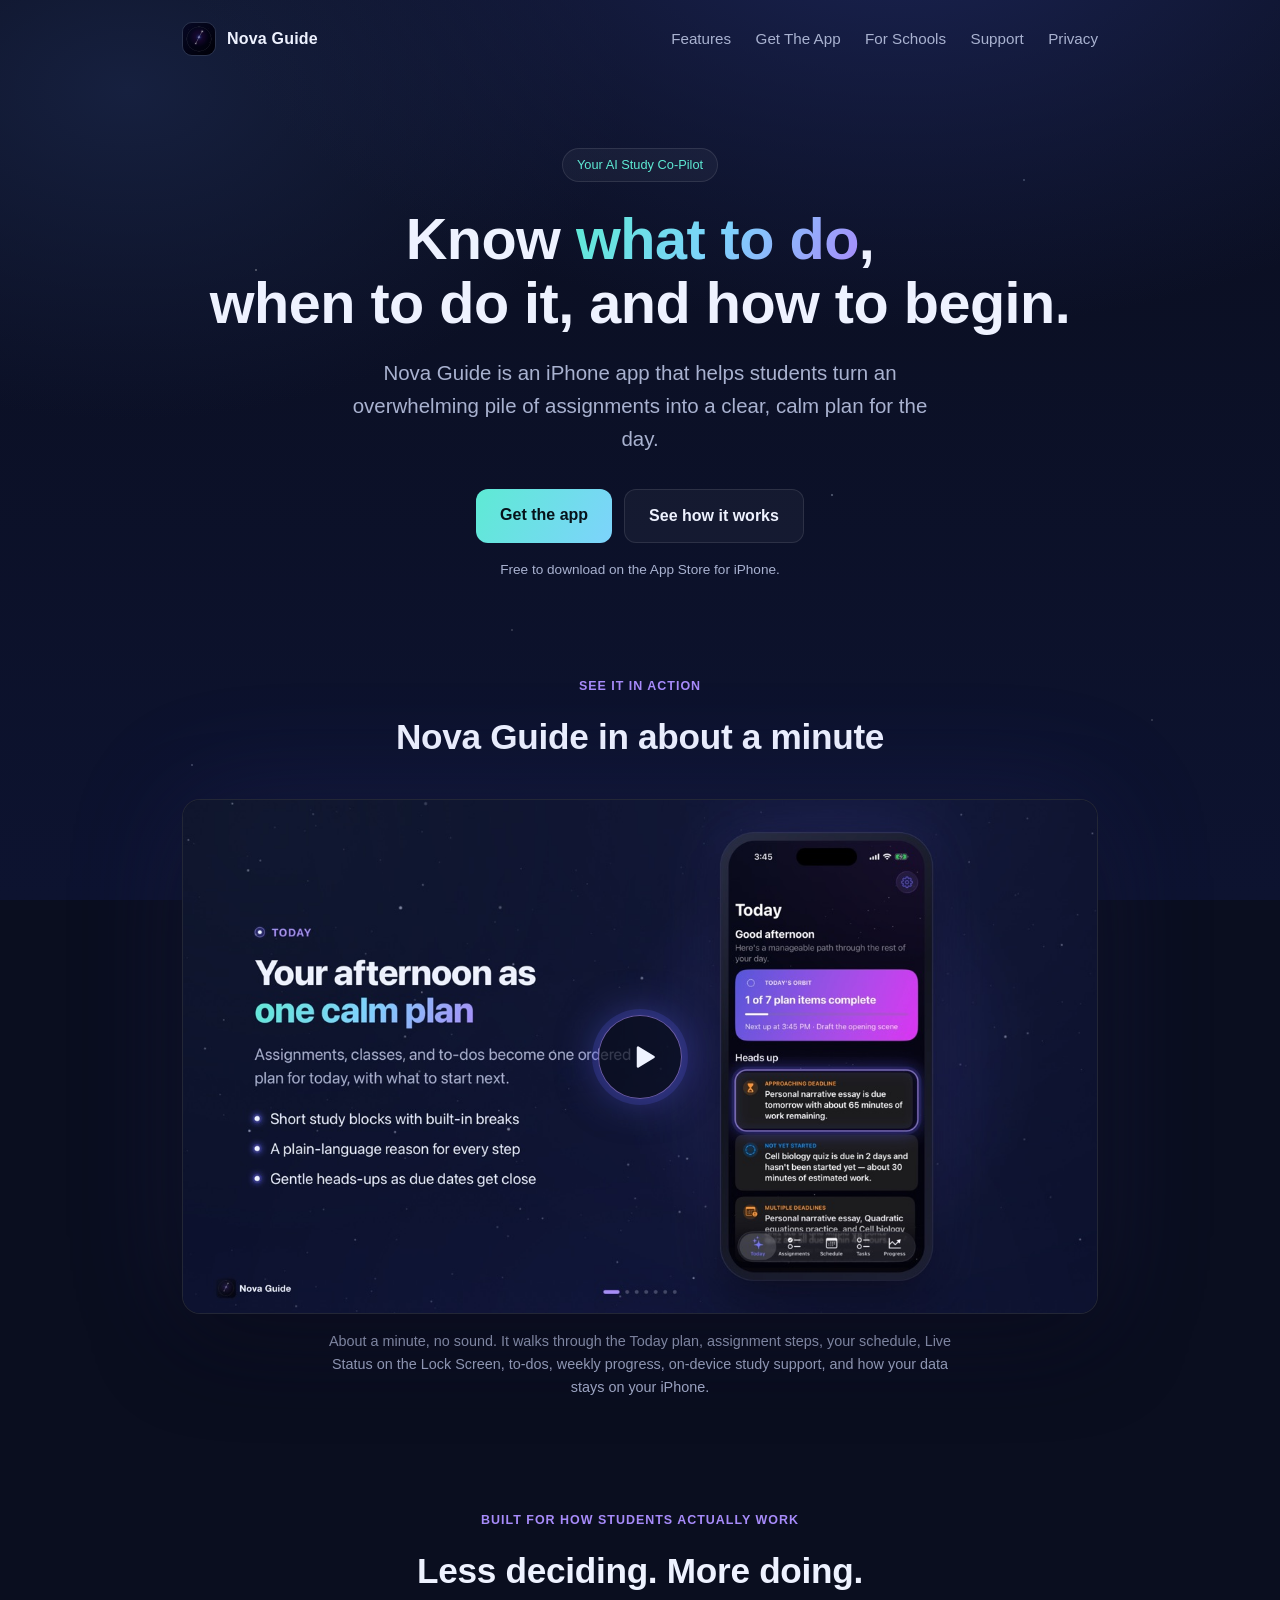
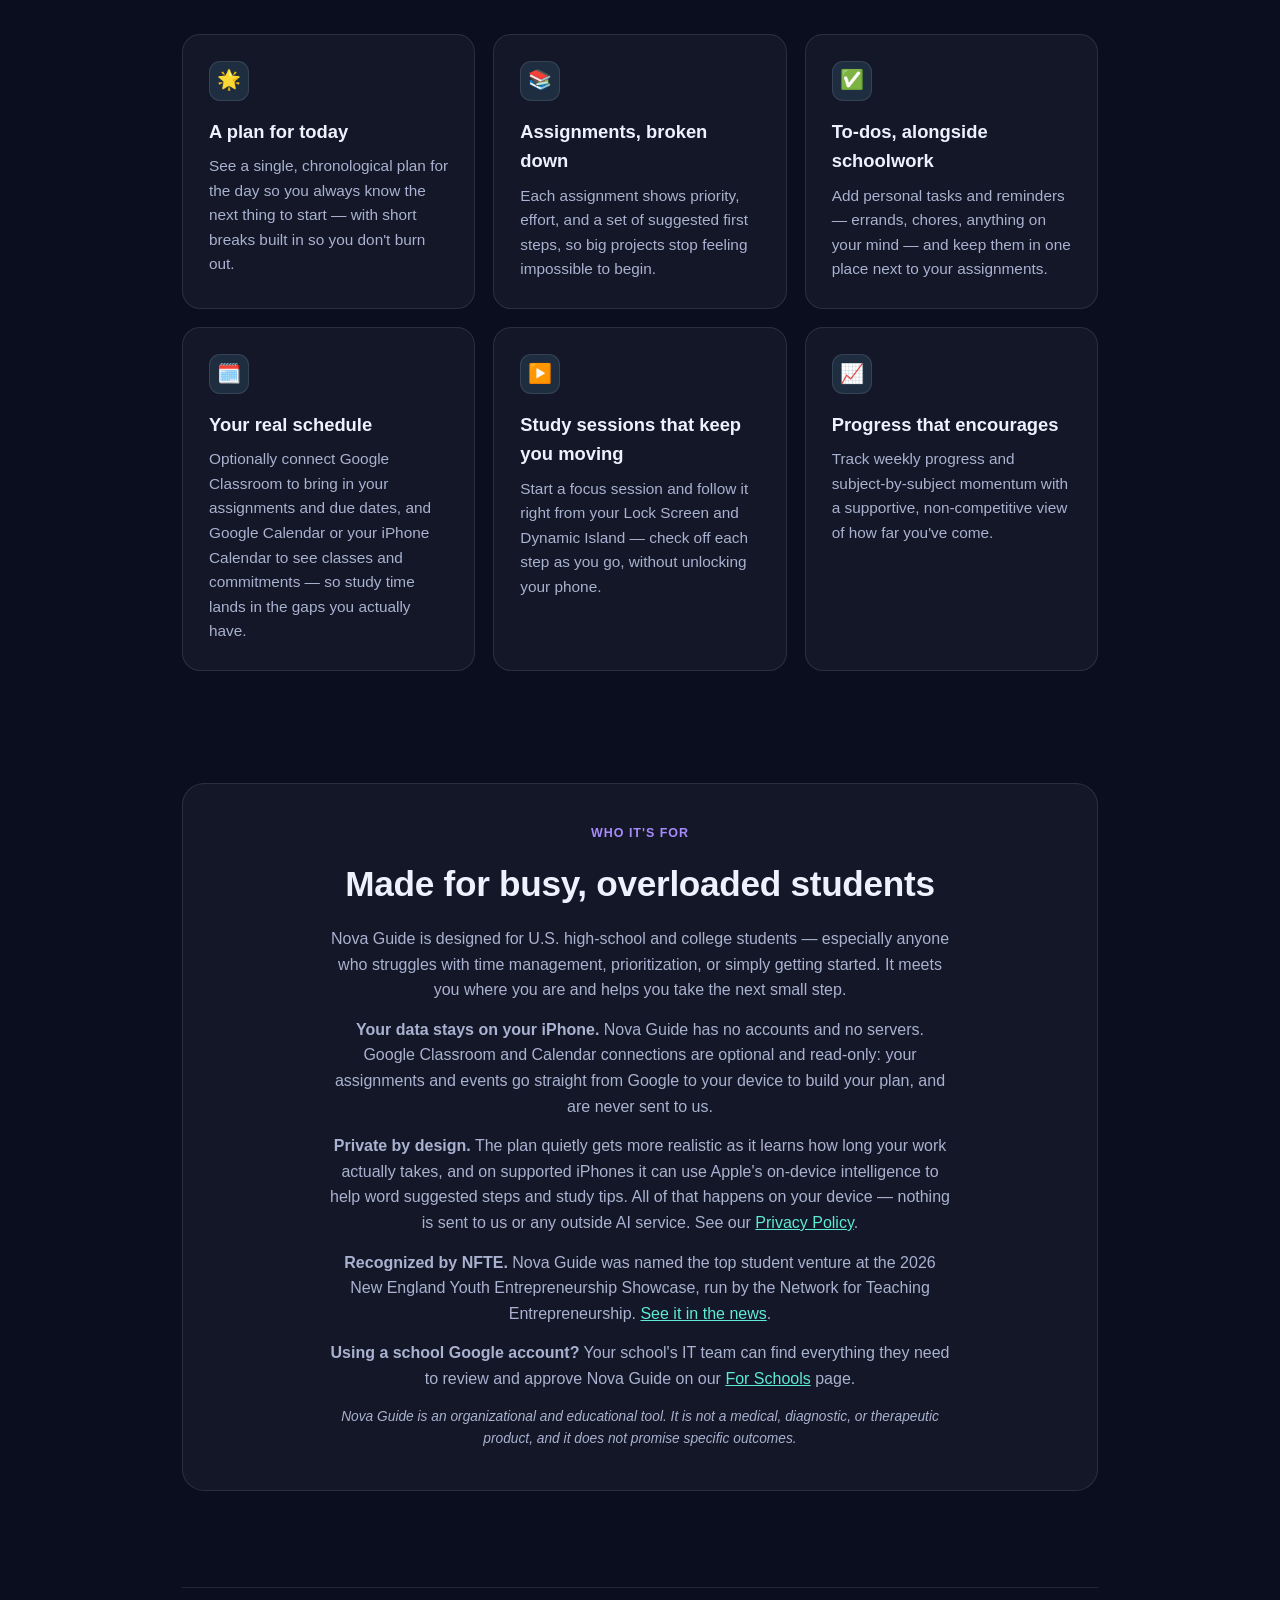
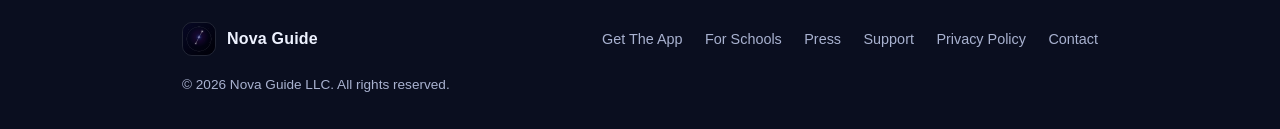
<file: index.html>
<!DOCTYPE html>
<html lang="en">
<head>
<meta charset="UTF-8">
<meta name="viewport" content="width=device-width, initial-scale=1.0">
<title>Nova Guide — Your AI Study Co-Pilot</title>
<meta name="description" content="Nova Guide is an iPhone app that helps students figure out what to do, when to do it, and how to begin.">
<link rel="icon" type="image/png" href="favicon.png">
<link rel="apple-touch-icon" href="apple-touch-icon.png">
<style>
  :root{
    --bg:#0a0e1f; --bg2:#0d1330; --card:rgba(255,255,255,.04);
    --ink:#eef2ff; --muted:#a9b2d0; --line:rgba(255,255,255,.10);
    --teal:#5eead4; --violet:#a78bfa; --accent:#7dd3fc;
  }
  *{box-sizing:border-box;margin:0;padding:0}
  html{scroll-behavior:smooth}
  body{
    font-family:-apple-system,BlinkMacSystemFont,"Segoe UI",Roboto,Helvetica,Arial,sans-serif;
    color:var(--ink); background:var(--bg); line-height:1.6; overflow-x:hidden;
  }
  /* starfield */
  .stars{position:fixed;inset:0;z-index:-2;background:
    radial-gradient(1200px 700px at 70% -10%, #1a2352 0%, transparent 60%),
    radial-gradient(900px 600px at 10% 10%, #16203f 0%, transparent 55%),
    linear-gradient(180deg,var(--bg) 0%, var(--bg2) 100%);}
  .stars::after{content:"";position:absolute;inset:0;opacity:.5;
    background-image:
      radial-gradient(1.4px 1.4px at 20% 30%, #fff, transparent),
      radial-gradient(1.2px 1.2px at 80% 20%, #cfe3ff, transparent),
      radial-gradient(1px 1px at 40% 70%, #fff, transparent),
      radial-gradient(1.6px 1.6px at 65% 55%, #dbeafe, transparent),
      radial-gradient(1px 1px at 90% 80%, #fff, transparent),
      radial-gradient(1.2px 1.2px at 15% 85%, #e0e7ff, transparent);
    background-repeat:no-repeat;}
  .wrap{max-width:960px;margin:0 auto;padding:0 22px}
  /* nav */
  nav{display:flex;align-items:center;justify-content:space-between;padding:22px 0}
  .brand{display:flex;align-items:center;gap:11px;font-weight:700;letter-spacing:.2px}
  .logo{width:34px;height:34px;border-radius:10px;border:1px solid var(--line);
    flex:0 0 auto;object-fit:cover;display:block}
  nav a{color:var(--muted);text-decoration:none;font-size:.95rem;margin-left:20px}
  nav a:hover{color:var(--ink)}
  nav a{white-space:nowrap}
  @media (max-width:600px){nav{flex-wrap:wrap;gap:12px}nav a{margin:0 16px 0 0}}
  /* hero */
  header{text-align:center;padding:70px 0 40px}
  .pill{display:inline-block;font-size:.8rem;color:var(--teal);
    border:1px solid var(--line);border-radius:999px;padding:6px 14px;margin-bottom:26px;
    background:var(--card)}
  h1{font-size:clamp(2.1rem,6vw,3.6rem);line-height:1.1;letter-spacing:-.5px;font-weight:800}
  h1 .grad{background:linear-gradient(120deg,var(--teal),var(--accent),var(--violet));
    -webkit-background-clip:text;background-clip:text;color:transparent}
  .sub{color:var(--muted);font-size:clamp(1.05rem,2.4vw,1.28rem);max-width:600px;margin:22px auto 0}
  .cta{display:inline-flex;gap:12px;margin-top:34px;flex-wrap:wrap;justify-content:center}
  .btn{display:inline-block;padding:13px 24px;border-radius:12px;font-weight:600;text-decoration:none;font-size:1rem}
  .btn.primary{background:linear-gradient(120deg,var(--teal),var(--accent));color:#06121a}
  .btn.ghost{border:1px solid var(--line);color:var(--ink);background:var(--card)}
  .note{color:var(--muted);font-size:.85rem;margin-top:16px}
  /* features */
  section{padding:56px 0}
  .eyebrow{text-align:center;color:var(--violet);font-weight:600;letter-spacing:1px;text-transform:uppercase;font-size:.78rem;margin-bottom:12px}
  h2{text-align:center;font-size:clamp(1.6rem,4vw,2.2rem);letter-spacing:-.3px;margin-bottom:14px}
  .grid{display:grid;grid-template-columns:repeat(auto-fit,minmax(240px,1fr));gap:18px;margin-top:34px}
  .card{background:var(--card);border:1px solid var(--line);border-radius:18px;padding:26px}
  .card h3{font-size:1.15rem;margin-bottom:8px}
  .card p{color:var(--muted);font-size:.96rem}
  .ic{width:40px;height:40px;border-radius:11px;display:grid;place-items:center;margin-bottom:16px;
    background:rgba(125,211,252,.12);border:1px solid var(--line);font-size:1.2rem}
  /* demo video */
  .player{position:relative;margin-top:34px;border-radius:18px;overflow:hidden;border:1px solid var(--line);
    background:#0a0e1f;aspect-ratio:16/9;box-shadow:0 30px 90px rgba(0,0,0,.45),0 0 120px rgba(85,87,217,.18)}
  .player video{display:block;width:100%;height:100%;object-fit:cover}
  .play{position:absolute;inset:0;margin:auto;width:84px;height:84px;border-radius:50%;border:1px solid rgba(167,139,250,.6);
    background:rgba(10,14,31,.72);color:var(--ink);cursor:pointer;display:grid;place-items:center;
    box-shadow:0 0 0 6px rgba(85,87,217,.22),0 0 40px rgba(85,87,217,.55);transition:transform .2s,background .2s}
  .play:hover,.play:focus-visible{transform:scale(1.06);background:rgba(85,87,217,.55)}
  .play:focus-visible{outline:2px solid var(--teal);outline-offset:4px}
  .play svg{width:30px;height:30px;margin-left:5px}
  .play[hidden]{display:none}
  .vcap{color:var(--muted);font-size:.9rem;text-align:center;max-width:640px;margin:16px auto 0}
  @media (max-width:600px){.play{width:68px;height:68px}.play svg{width:24px;height:24px}}
  /* audience */
  .band{background:var(--card);border:1px solid var(--line);border-radius:22px;padding:40px;text-align:center}
  .band p{color:var(--muted);max-width:620px;margin:14px auto 0}
  .band a{color:var(--teal)}
  .disc{color:var(--muted);font-size:.86rem;max-width:640px;margin:22px auto 0;font-style:italic}
  /* footer */
  footer{border-top:1px solid var(--line);padding:34px 0;margin-top:40px}
  .frow{display:flex;justify-content:space-between;align-items:center;flex-wrap:wrap;gap:14px}
  footer a{color:var(--muted);text-decoration:none;margin-left:18px;font-size:.9rem}
  footer a:hover{color:var(--ink)}
  .copy{color:var(--muted);font-size:.85rem}
</style>
</head>
<body>
<div class="stars"></div>
<div class="wrap">

  <nav>
    <div class="brand"><img class="logo" src="icon.png" alt="Nova Guide app icon" width="34" height="34"> Nova Guide</div>
    <div>
      <a href="#features">Features</a>
      <a href="get.html">Get The App</a>
      <a href="schools/">For Schools</a>
      <a href="support.html">Support</a>
      <a href="privacy.html">Privacy</a>
    </div>
  </nav>

  <header>
    <span class="pill">Your AI Study Co-Pilot</span>
    <h1>Know <span class="grad">what to do</span>,<br>when to do it, and how to begin.</h1>
    <p class="sub">Nova Guide is an iPhone app that helps students turn an overwhelming pile of assignments into a clear, calm plan for the day.</p>
    <div class="cta">
      <a class="btn primary" href="get.html">Get the app</a>
      <a class="btn ghost" href="#demo">See how it works</a>
    </div>
    <p class="note">Free to download on the App Store for iPhone.</p>
  </header>

  <section id="demo">
    <div class="eyebrow">See it in action</div>
    <h2>Nova Guide in about a minute</h2>
    <div class="player">
      <!-- Self-hosted on purpose: a YouTube/Vimeo embed would load third-party
           scripts and cookies, against the site's no-tracking promise. preload="none"
           keeps the homepage light; the 11 MB file loads only when someone presses play.
           Click to play, never autoplay (brand guidelines §10). Source and rebuild steps:
           docs/brand/showcase/README.md in the app repo. -->
      <video id="demo-video" controls preload="none" playsinline muted
             poster="media/nova-guide-overview-poster.jpg"
             aria-label="A one-minute tour of Nova Guide on iPhone. It has no sound and is described below the video.">
        <source src="media/nova-guide-overview-720p.mp4" type="video/mp4">
        <a href="media/nova-guide-overview-720p.mp4">Watch the overview video (MP4)</a>
      </video>
      <button class="play" id="demo-play" type="button" aria-label="Play the one-minute overview video" hidden>
        <svg viewBox="0 0 24 24" fill="currentColor" aria-hidden="true"><path d="M7 4.5v15a1 1 0 0 0 1.5.86l12.5-7.5a1 1 0 0 0 0-1.72L8.5 3.64A1 1 0 0 0 7 4.5z"/></svg>
      </button>
    </div>
    <p class="vcap">About a minute, no sound. It walks through the Today plan, assignment steps, your schedule, Live Status on the Lock Screen, to-dos, weekly progress, on-device study support, and how your data stays on your iPhone.</p>
  </section>

  <section id="features">
    <div class="eyebrow">Built for how students actually work</div>
    <h2>Less deciding. More doing.</h2>
    <div class="grid">
      <div class="card">
        <div class="ic">🌟</div>
        <h3>A plan for today</h3>
        <p>See a single, chronological plan for the day so you always know the next thing to start — with short breaks built in so you don't burn out.</p>
      </div>
      <div class="card">
        <div class="ic">📚</div>
        <h3>Assignments, broken down</h3>
        <p>Each assignment shows priority, effort, and a set of suggested first steps, so big projects stop feeling impossible to begin.</p>
      </div>
      <div class="card">
        <div class="ic">✅</div>
        <h3>To-dos, alongside schoolwork</h3>
        <p>Add personal tasks and reminders — errands, chores, anything on your mind — and keep them in one place next to your assignments.</p>
      </div>
      <div class="card">
        <div class="ic">🗓️</div>
        <h3>Your real schedule</h3>
        <p>Optionally connect Google Classroom to bring in your assignments and due dates, and Google Calendar or your iPhone Calendar to see classes and commitments — so study time lands in the gaps you actually have.</p>
      </div>
      <div class="card">
        <div class="ic">▶️</div>
        <h3>Study sessions that keep you moving</h3>
        <p>Start a focus session and follow it right from your Lock Screen and Dynamic Island — check off each step as you go, without unlocking your phone.</p>
      </div>
      <div class="card">
        <div class="ic">📈</div>
        <h3>Progress that encourages</h3>
        <p>Track weekly progress and subject-by-subject momentum with a supportive, non-competitive view of how far you've come.</p>
      </div>
    </div>
  </section>

  <section>
    <div class="band">
      <div class="eyebrow">Who it's for</div>
      <h2>Made for busy, overloaded students</h2>
      <p>Nova Guide is designed for U.S. high-school and college students — especially anyone who struggles with time management, prioritization, or simply getting started. It meets you where you are and helps you take the next small step.</p>
      <p><strong>Your data stays on your iPhone.</strong> Nova Guide has no accounts and no servers. Google Classroom and Calendar connections are optional and read-only: your assignments and events go straight from Google to your device to build your plan, and are never sent to us.</p>
      <p><strong>Private by design.</strong> The plan quietly gets more realistic as it learns how long your work actually takes, and on supported iPhones it can use Apple's on-device intelligence to help word suggested steps and study tips. All of that happens on your device — nothing is sent to us or any outside AI service. See our <a href="privacy.html">Privacy Policy</a>.</p>
      <p><strong>Recognized by NFTE.</strong> Nova Guide was named the top student venture at the 2026 New England Youth Entrepreneurship Showcase, run by the Network for Teaching Entrepreneurship. <a href="press/">See it in the news</a>.</p>
      <p><strong>Using a school Google account?</strong> Your school's IT team can find everything they need to review and approve Nova Guide on our <a href="schools/">For Schools</a> page.</p>
      <p class="disc">Nova Guide is an organizational and educational tool. It is not a medical, diagnostic, or therapeutic product, and it does not promise specific outcomes.</p>
    </div>
  </section>

  <footer>
    <div class="frow">
      <div class="brand"><img class="logo" src="icon.png" alt="Nova Guide app icon" width="34" height="34"> Nova Guide</div>
      <div>
        <a href="get.html">Get The App</a>
        <a href="schools/">For Schools</a>
        <a href="press/">Press</a>
        <a href="support.html">Support</a>
        <a href="privacy.html">Privacy Policy</a>
        <a href="mailto:support@nova-guide.com">Contact</a>
      </div>
    </div>
    <p class="copy" style="margin-top:18px">© 2026 Nova Guide LLC. All rights reserved.</p>
  </footer>

</div>
<script>
  // Demo video: show a large play button over the poster, then hand over to the
  // native controls (pause, seek, full screen). Without JavaScript the native
  // controls stay on and the video still works.
  (function () {
    var v = document.getElementById('demo-video'), b = document.getElementById('demo-play');
    if (!v || !b) return;
    v.controls = false; b.hidden = false;
    b.addEventListener('click', function () { b.hidden = true; v.controls = true; v.play(); });
    v.addEventListener('ended', function () { v.controls = false; v.load(); b.hidden = false; });
  })();
</script>
</body>
</html>
</file>
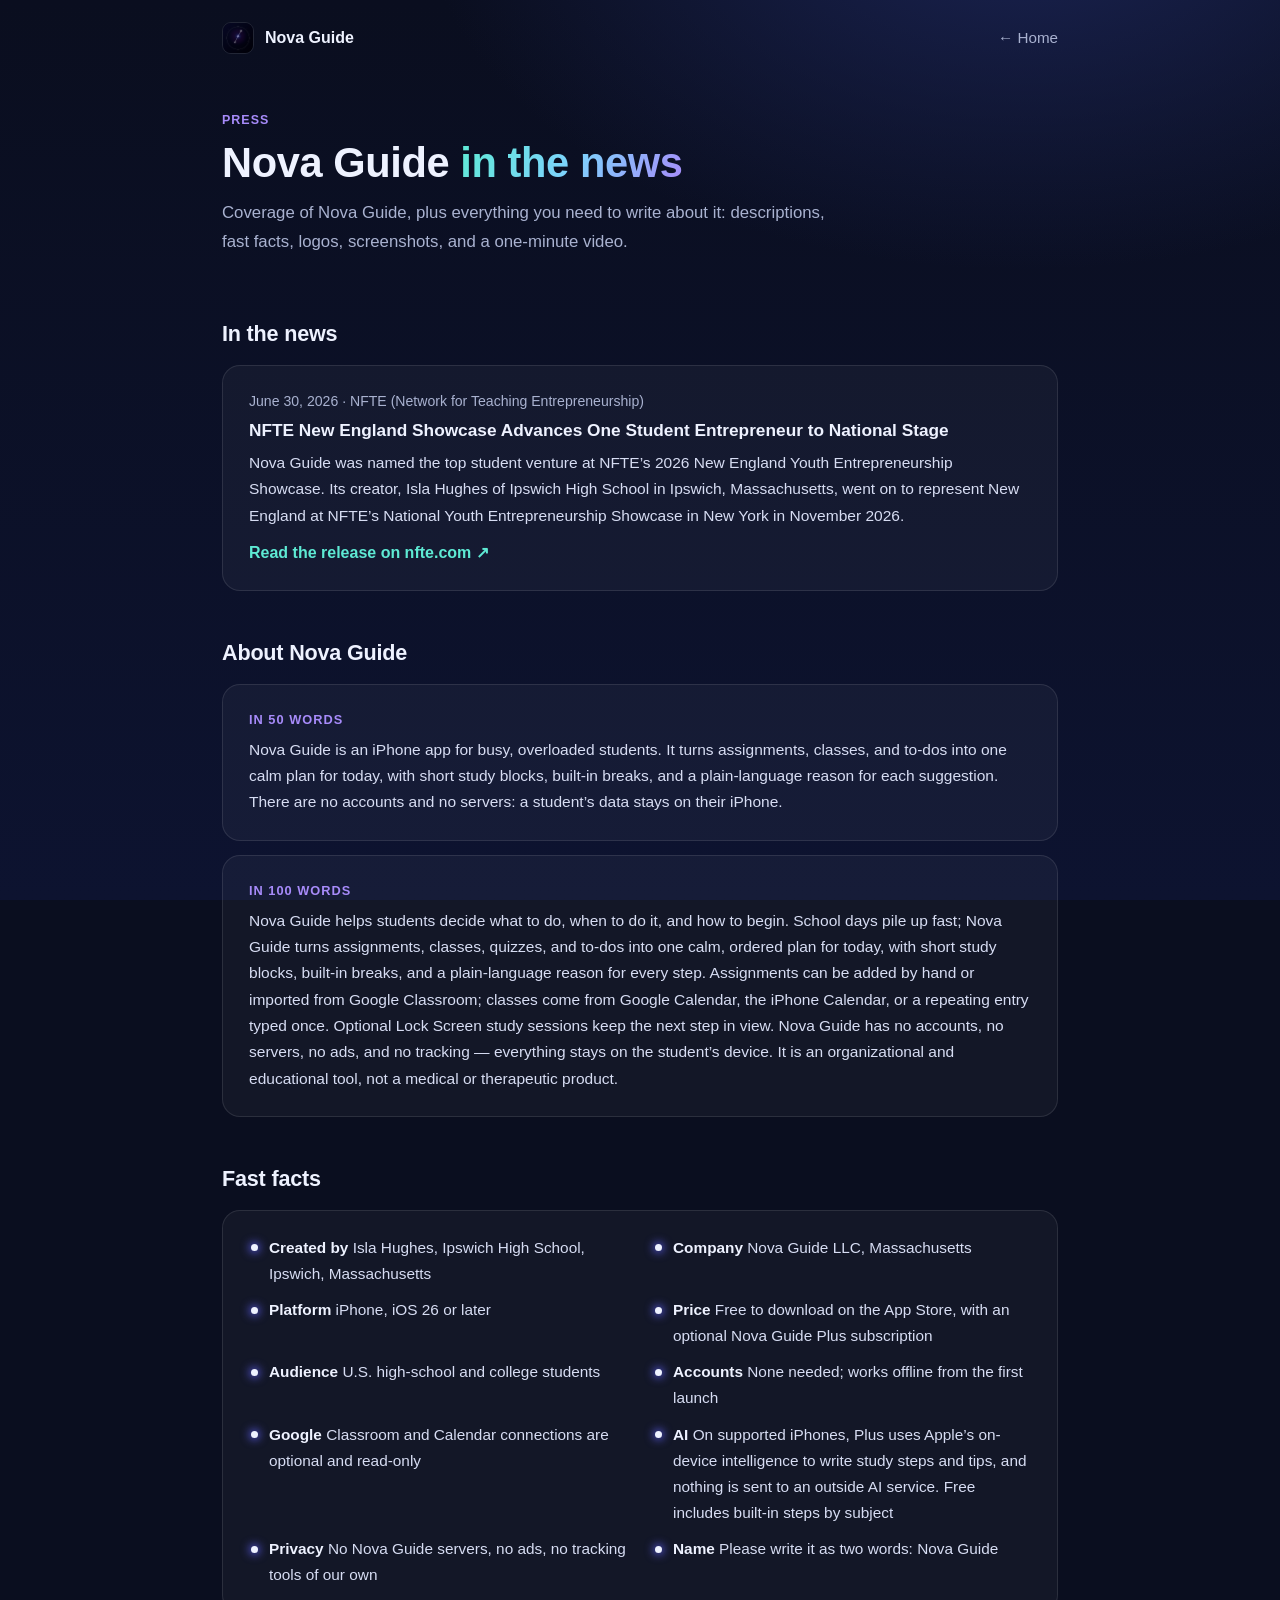
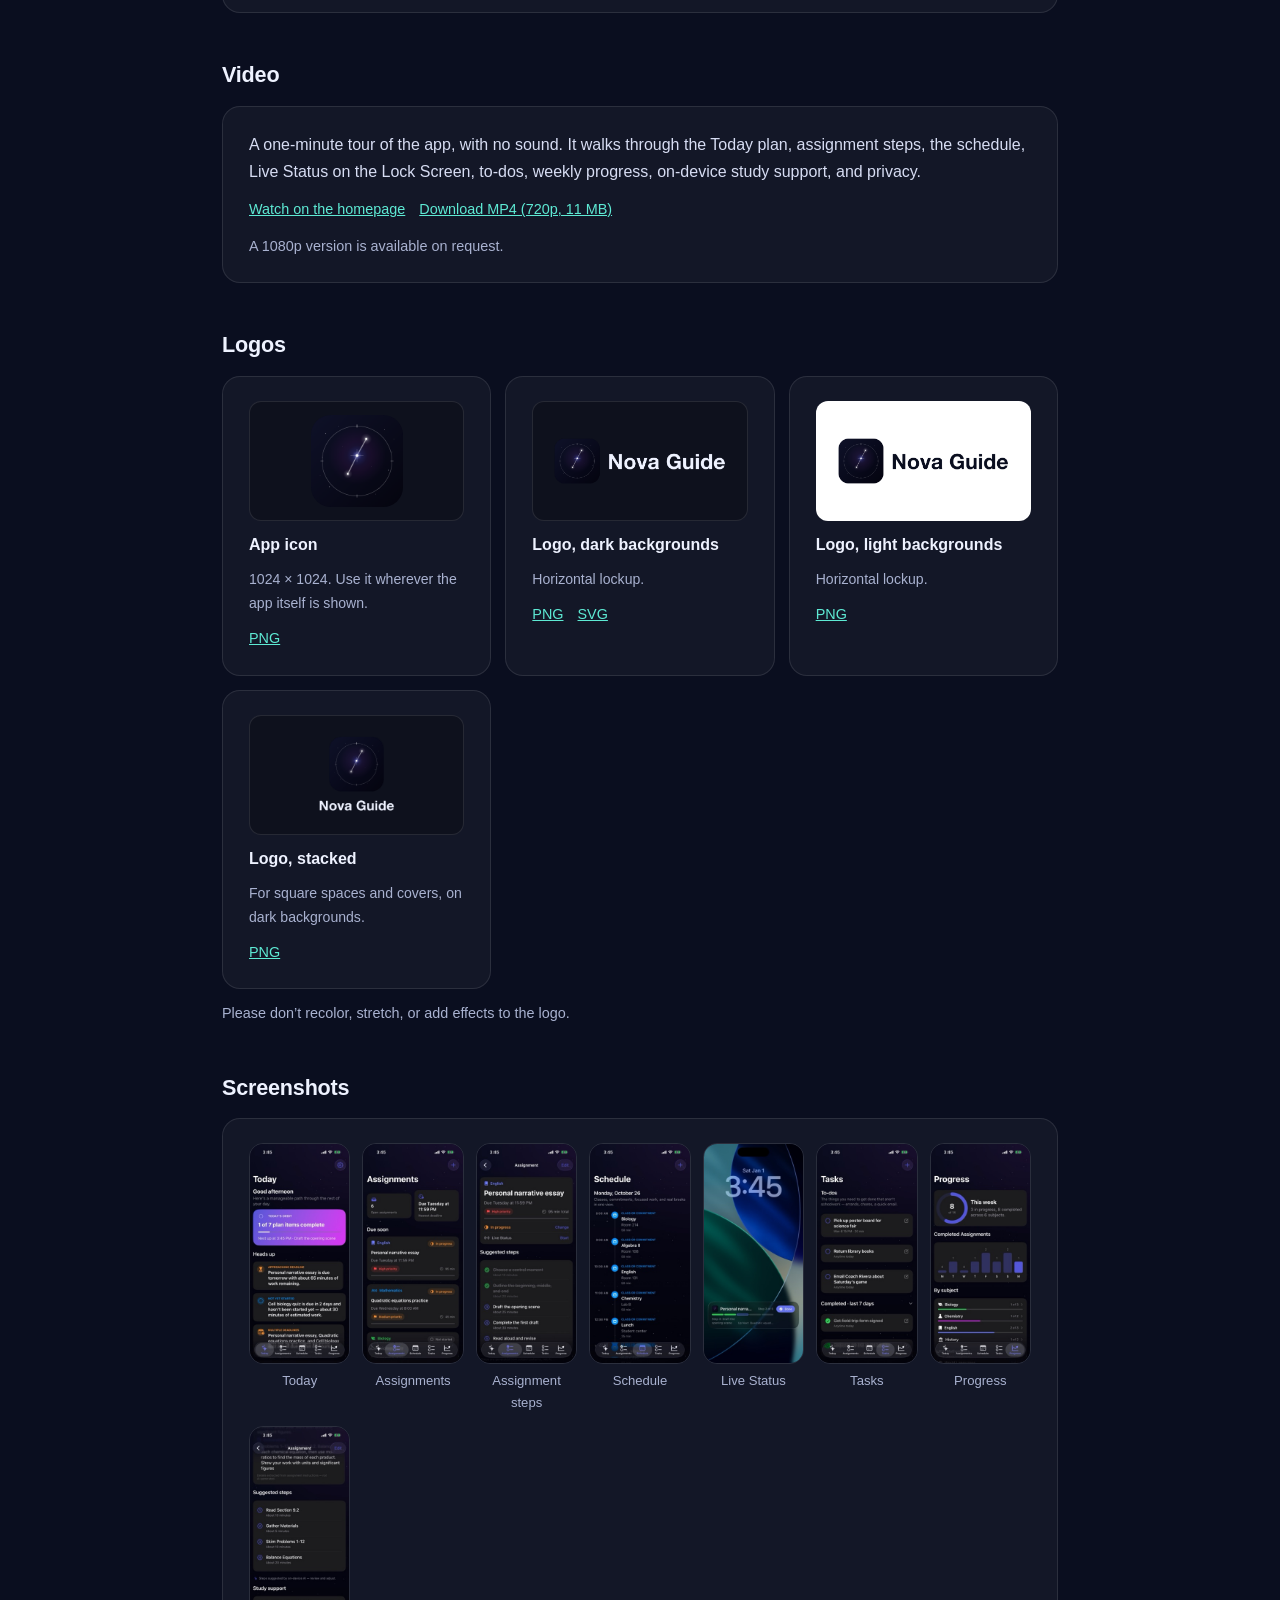
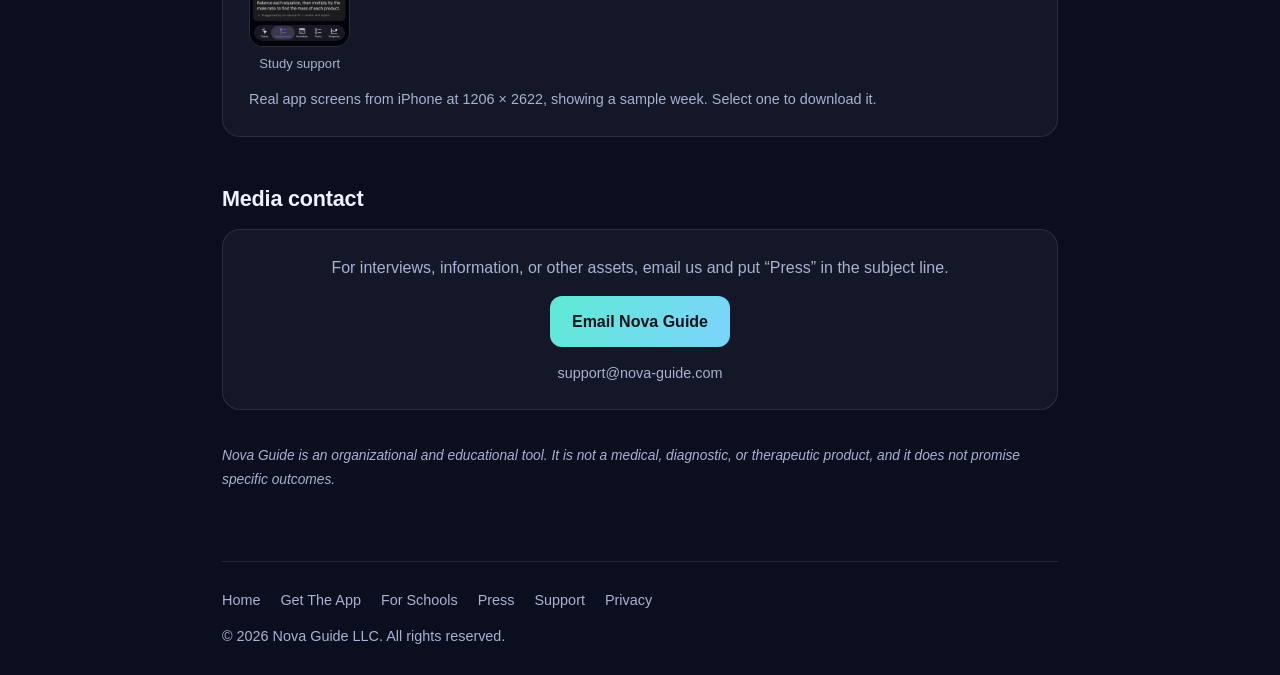
<file: press/index.html>
<!DOCTYPE html>
<html lang="en">
<head>
<meta charset="UTF-8">
<meta name="viewport" content="width=device-width, initial-scale=1.0">
<title>Press — Nova Guide</title>
<meta name="description" content="Nova Guide in the news, plus a press kit: descriptions, fast facts, logos, screenshots, and a one-minute overview video.">
<link rel="icon" type="image/png" href="../favicon.png">
<link rel="apple-touch-icon" href="../apple-touch-icon.png">
<!--
  Press page. Low-volume by design: one entry per article or release under
  "In the news", newest first. Link out to coverage; never copy its text.
  Describe each item in our own words and check that wording against the brand
  guidelines (docs/brand/brand-guidelines.md §7): no outcome promises, no audience
  defined by a condition, no unverified statistics.
  The descriptions under "About Nova Guide" are the fixed messaging-kit text
  (brand guidelines §8). Keep them verbatim; update them there first.
-->
<style>
  :root{--bg:#0a0e1f;--bg2:#0d1330;--card:rgba(255,255,255,.04);--ink:#eef2ff;
    --muted:#a9b2d0;--line:rgba(255,255,255,.10);--teal:#5eead4;--violet:#a78bfa;--accent:#7dd3fc}
  *{box-sizing:border-box;margin:0;padding:0}
  body{font-family:-apple-system,BlinkMacSystemFont,"Segoe UI",Roboto,Helvetica,Arial,sans-serif;
    color:var(--ink);background:var(--bg);line-height:1.7}
  .stars{position:fixed;inset:0;z-index:-2;background:
    radial-gradient(1000px 600px at 80% -10%, #1a2352 0%, transparent 60%),
    linear-gradient(180deg,var(--bg) 0%, var(--bg2) 100%)}
  .wrap{max-width:880px;margin:0 auto;padding:0 22px}
  nav{display:flex;align-items:center;justify-content:space-between;padding:22px 0}
  .brand{display:flex;align-items:center;gap:11px;font-weight:700;text-decoration:none;color:var(--ink)}
  .logo{width:32px;height:32px;border-radius:9px;border:1px solid var(--line);
    flex:0 0 auto;object-fit:cover;display:block}
  nav a.link{color:var(--muted);text-decoration:none;font-size:.95rem}
  nav a.link:hover{color:var(--ink)}
  header{padding:34px 0 6px}
  .eyebrow{color:var(--violet);font-weight:600;letter-spacing:1px;text-transform:uppercase;font-size:.78rem;margin-bottom:8px}
  h1{font-size:clamp(1.9rem,5vw,2.6rem);letter-spacing:-.4px;line-height:1.15}
  h1 .grad{background:linear-gradient(120deg,var(--teal),var(--accent),var(--violet));
    -webkit-background-clip:text;background-clip:text;color:transparent}
  .lead{color:var(--muted);margin-top:12px;font-size:1.05rem;max-width:620px}
  main{padding:10px 0 40px}
  h2{font-size:1.35rem;margin:44px 0 12px;letter-spacing:-.2px}
  a{color:var(--teal)}
  .card{background:var(--card);border:1px solid var(--line);border-radius:18px;padding:24px 26px}
  .news{display:grid;gap:14px}
  .news .meta{color:var(--muted);font-size:.88rem}
  .news h3{font-size:1.08rem;line-height:1.4;margin:4px 0 8px}
  .news p{color:#d7ddf3;font-size:.97rem}
  .news .out{display:inline-block;margin-top:10px;font-weight:600;text-decoration:none}
  .news .out::after{content:" ↗"}
  .boiler{display:grid;gap:14px}
  .boiler h3{font-size:.8rem;color:var(--violet);letter-spacing:1px;text-transform:uppercase;margin-bottom:6px}
  .boiler p{color:#d7ddf3;font-size:.97rem}
  .facts{list-style:none;display:grid;grid-template-columns:repeat(auto-fit,minmax(250px,1fr));gap:10px 26px}
  .facts li{color:#d7ddf3;font-size:.96rem;padding-left:20px;position:relative}
  .facts li::before{content:"";position:absolute;left:2px;top:.62em;width:7px;height:7px;border-radius:50%;
    background:var(--ink);box-shadow:0 0 8px 2px rgba(85,87,217,.9)}
  .facts b{color:var(--ink);font-weight:600}
  .assets{display:grid;grid-template-columns:repeat(auto-fit,minmax(240px,1fr));gap:14px}
  .asset{display:flex;flex-direction:column;gap:10px}
  .asset .prev{height:120px;border-radius:12px;display:grid;place-items:center;background:rgba(0,0,0,.25);border:1px solid var(--line)}
  .asset .prev.light{background:#fff}
  .asset .prev img{max-height:84px;max-width:85%}
  .asset h3{font-size:1rem}
  .asset p{color:var(--muted);font-size:.88rem}
  .dl{display:flex;flex-wrap:wrap;gap:8px 14px;font-size:.9rem}
  .shots{display:grid;grid-template-columns:repeat(auto-fill,minmax(96px,1fr));gap:12px}
  .shots a{display:block;text-decoration:none;color:var(--muted);font-size:.82rem;text-align:center}
  .shots img{width:100%;aspect-ratio:1206/2622;object-fit:cover;border-radius:14px;border:1px solid var(--line);display:block;margin-bottom:6px}
  .note{color:var(--muted);font-size:.9rem;margin-top:12px}
  .contact{text-align:center}
  .contact p{color:var(--muted)}
  .contact a.btn{display:inline-block;margin-top:14px;padding:12px 22px;border-radius:12px;font-weight:600;
    text-decoration:none;background:linear-gradient(120deg,var(--teal),var(--accent));color:#06121a}
  .disc{color:var(--muted);font-size:.86rem;margin-top:34px;font-style:italic}
  footer{border-top:1px solid var(--line);padding:26px 0;margin-top:30px;color:var(--muted);font-size:.9rem}
  footer a{color:var(--muted);margin-right:16px;text-decoration:none}
  footer a:hover{color:var(--ink)}
</style>
</head>
<body>
<div class="stars"></div>
<div class="wrap">

  <nav>
    <a class="brand" href="../index.html"><img class="logo" src="../icon.png" alt="Nova Guide app icon" width="32" height="32"> Nova Guide</a>
    <a class="link" href="../index.html">← Home</a>
  </nav>

  <header>
    <div class="eyebrow">Press</div>
    <h1>Nova Guide <span class="grad">in the news</span></h1>
    <p class="lead">Coverage of Nova Guide, plus everything you need to write about it: descriptions, fast facts, logos, screenshots, and a one-minute video.</p>
  </header>

  <main>
    <h2>In the news</h2>
    <div class="news">
      <!-- Newest first. One <article> per item: date · outlet, the outlet's own headline, one or two sentences in our words, link out. -->
      <article class="card">
        <div class="meta"><time datetime="2026-06-30">June 30, 2026</time> · NFTE (Network for Teaching Entrepreneurship)</div>
        <h3>NFTE New England Showcase Advances One Student Entrepreneur to National Stage</h3>
        <p>Nova Guide was named the top student venture at NFTE’s 2026 New England Youth Entrepreneurship Showcase. Its creator, Isla Hughes of Ipswich High School in Ipswich, Massachusetts, went on to represent New England at NFTE’s National Youth Entrepreneurship Showcase in New York in November 2026.</p>
        <a class="out" href="https://nfte.com/nfte-new-england-showcase-advances-two-student-entrepreneurs-to-national-stage/" rel="noopener">Read the release on nfte.com</a>
      </article>
    </div>

    <h2>About Nova Guide</h2>
    <div class="boiler">
      <div class="card">
        <h3>In 50 words</h3>
        <p>Nova Guide is an iPhone app for busy, overloaded students. It turns assignments, classes, and to-dos into one calm plan for today, with short study blocks, built-in breaks, and a plain-language reason for each suggestion. There are no accounts and no servers: a student’s data stays on their iPhone.</p>
      </div>
      <div class="card">
        <h3>In 100 words</h3>
        <p>Nova Guide helps students decide what to do, when to do it, and how to begin. School days pile up fast; Nova Guide turns assignments, classes, quizzes, and to-dos into one calm, ordered plan for today, with short study blocks, built-in breaks, and a plain-language reason for every step. Assignments can be added by hand or imported from Google Classroom; classes come from Google Calendar, the iPhone Calendar, or a repeating entry typed once. Optional Lock Screen study sessions keep the next step in view. Nova Guide has no accounts, no servers, no ads, and no tracking — everything stays on the student’s device. It is an organizational and educational tool, not a medical or therapeutic product.</p>
      </div>
    </div>

    <h2>Fast facts</h2>
    <div class="card">
      <ul class="facts">
        <li><b>Created by</b> Isla Hughes, Ipswich High School, Ipswich, Massachusetts</li>
        <li><b>Company</b> Nova Guide LLC, Massachusetts</li>
        <li><b>Platform</b> iPhone, iOS 26 or later</li>
        <li><b>Price</b> Free to download on the App Store, with an optional Nova Guide Plus subscription</li>
        <li><b>Audience</b> U.S. high-school and college students</li>
        <li><b>Accounts</b> None needed; works offline from the first launch</li>
        <li><b>Google</b> Classroom and Calendar connections are optional and read-only</li>
        <li><b>AI</b> On supported iPhones, Plus uses Apple’s on-device intelligence to write study steps and tips, and nothing is sent to an outside AI service. Free includes built-in steps by subject</li>
        <li><b>Privacy</b> No Nova Guide servers, no ads, no tracking tools of our own</li>
        <li><b>Name</b> Please write it as two words: Nova Guide</li>
      </ul>
    </div>

    <h2>Video</h2>
    <div class="card">
      <p style="color:#d7ddf3">A one-minute tour of the app, with no sound. It walks through the Today plan, assignment steps, the schedule, Live Status on the Lock Screen, to-dos, weekly progress, on-device study support, and privacy.</p>
      <div class="dl" style="margin-top:12px">
        <a href="../index.html#demo">Watch on the homepage</a>
        <a href="../media/nova-guide-overview-720p.mp4" download>Download MP4 (720p, 11 MB)</a>
      </div>
      <p class="note">A 1080p version is available on request.</p>
    </div>

    <h2>Logos</h2>
    <div class="assets">
      <div class="card asset">
        <div class="prev"><img src="kit/nova-guide-app-icon-1024.png" alt="Nova Guide app icon" style="max-height:92px;border-radius:20px"></div>
        <h3>App icon</h3>
        <p>1024 × 1024. Use it wherever the app itself is shown.</p>
        <div class="dl"><a href="kit/nova-guide-app-icon-1024.png" download>PNG</a></div>
      </div>
      <div class="card asset">
        <div class="prev"><img src="kit/nova-guide-lockup-horizontal-1291x400.png" alt="Nova Guide logo for dark backgrounds"></div>
        <h3>Logo, dark backgrounds</h3>
        <p>Horizontal lockup.</p>
        <div class="dl"><a href="kit/nova-guide-lockup-horizontal-1291x400.png" download>PNG</a><a href="kit/nova-guide-lockup-horizontal.svg" download>SVG</a></div>
      </div>
      <div class="card asset">
        <div class="prev light"><img src="kit/nova-guide-lockup-horizontal-on-light-1291x400.png" alt="Nova Guide logo for light backgrounds"></div>
        <h3>Logo, light backgrounds</h3>
        <p>Horizontal lockup.</p>
        <div class="dl"><a href="kit/nova-guide-lockup-horizontal-on-light-1291x400.png" download>PNG</a></div>
      </div>
      <div class="card asset">
        <div class="prev"><img src="kit/nova-guide-lockup-stacked-1000x866.png" alt="Nova Guide stacked logo"></div>
        <h3>Logo, stacked</h3>
        <p>For square spaces and covers, on dark backgrounds.</p>
        <div class="dl"><a href="kit/nova-guide-lockup-stacked-1000x866.png" download>PNG</a></div>
      </div>
    </div>
    <p class="note">Please don’t recolor, stretch, or add effects to the logo.</p>

    <h2>Screenshots</h2>
    <div class="card">
      <div class="shots">
        <a href="kit/nova-guide-screenshot-1-today.jpg" download><img src="kit/thumbs/nova-guide-screenshot-1-today.jpg" alt="Today: the day’s plan" loading="lazy">Today</a>
        <a href="kit/nova-guide-screenshot-2-assignments.jpg" download><img src="kit/thumbs/nova-guide-screenshot-2-assignments.jpg" alt="Assignments list" loading="lazy">Assignments</a>
        <a href="kit/nova-guide-screenshot-6-assignment-detail.jpg" download><img src="kit/thumbs/nova-guide-screenshot-6-assignment-detail.jpg" alt="An assignment with suggested steps" loading="lazy">Assignment steps</a>
        <a href="kit/nova-guide-screenshot-3-schedule.jpg" download><img src="kit/thumbs/nova-guide-screenshot-3-schedule.jpg" alt="Schedule timeline" loading="lazy">Schedule</a>
        <a href="kit/nova-guide-screenshot-7-live-activity.jpg" download><img src="kit/thumbs/nova-guide-screenshot-7-live-activity.jpg" alt="Live Status on the Lock Screen" loading="lazy">Live Status</a>
        <a href="kit/nova-guide-screenshot-4-tasks.jpg" download><img src="kit/thumbs/nova-guide-screenshot-4-tasks.jpg" alt="Tasks: personal to-dos" loading="lazy">Tasks</a>
        <a href="kit/nova-guide-screenshot-5-progress.jpg" download><img src="kit/thumbs/nova-guide-screenshot-5-progress.jpg" alt="Weekly progress" loading="lazy">Progress</a>
        <a href="kit/nova-guide-screenshot-8-ai-study-support.jpg" download><img src="kit/thumbs/nova-guide-screenshot-8-ai-study-support.jpg" alt="Study steps from on-device AI" loading="lazy">Study support</a>
      </div>
      <p class="note">Real app screens from iPhone at 1206 × 2622, showing a sample week. Select one to download it.</p>
    </div>

    <h2>Media contact</h2>
    <div class="card contact">
      <p>For interviews, information, or other assets, email us and put “Press” in the subject line.</p>
      <a class="btn" href="mailto:support@nova-guide.com?subject=Press">Email Nova Guide</a>
      <p style="margin-top:14px;font-size:.9rem">support@nova-guide.com</p>
    </div>

    <p class="disc">Nova Guide is an organizational and educational tool. It is not a medical, diagnostic, or therapeutic product, and it does not promise specific outcomes.</p>
  </main>

  <footer>
    <a href="../index.html">Home</a>
    <a href="../get.html">Get The App</a>
    <a href="../schools/">For Schools</a>
    <a href="./">Press</a>
    <a href="../support.html">Support</a>
    <a href="../privacy.html">Privacy</a>
    <p style="margin-top:12px">© 2026 Nova Guide LLC. All rights reserved.</p>
  </footer>

</div>
</body>
</html>
</file>
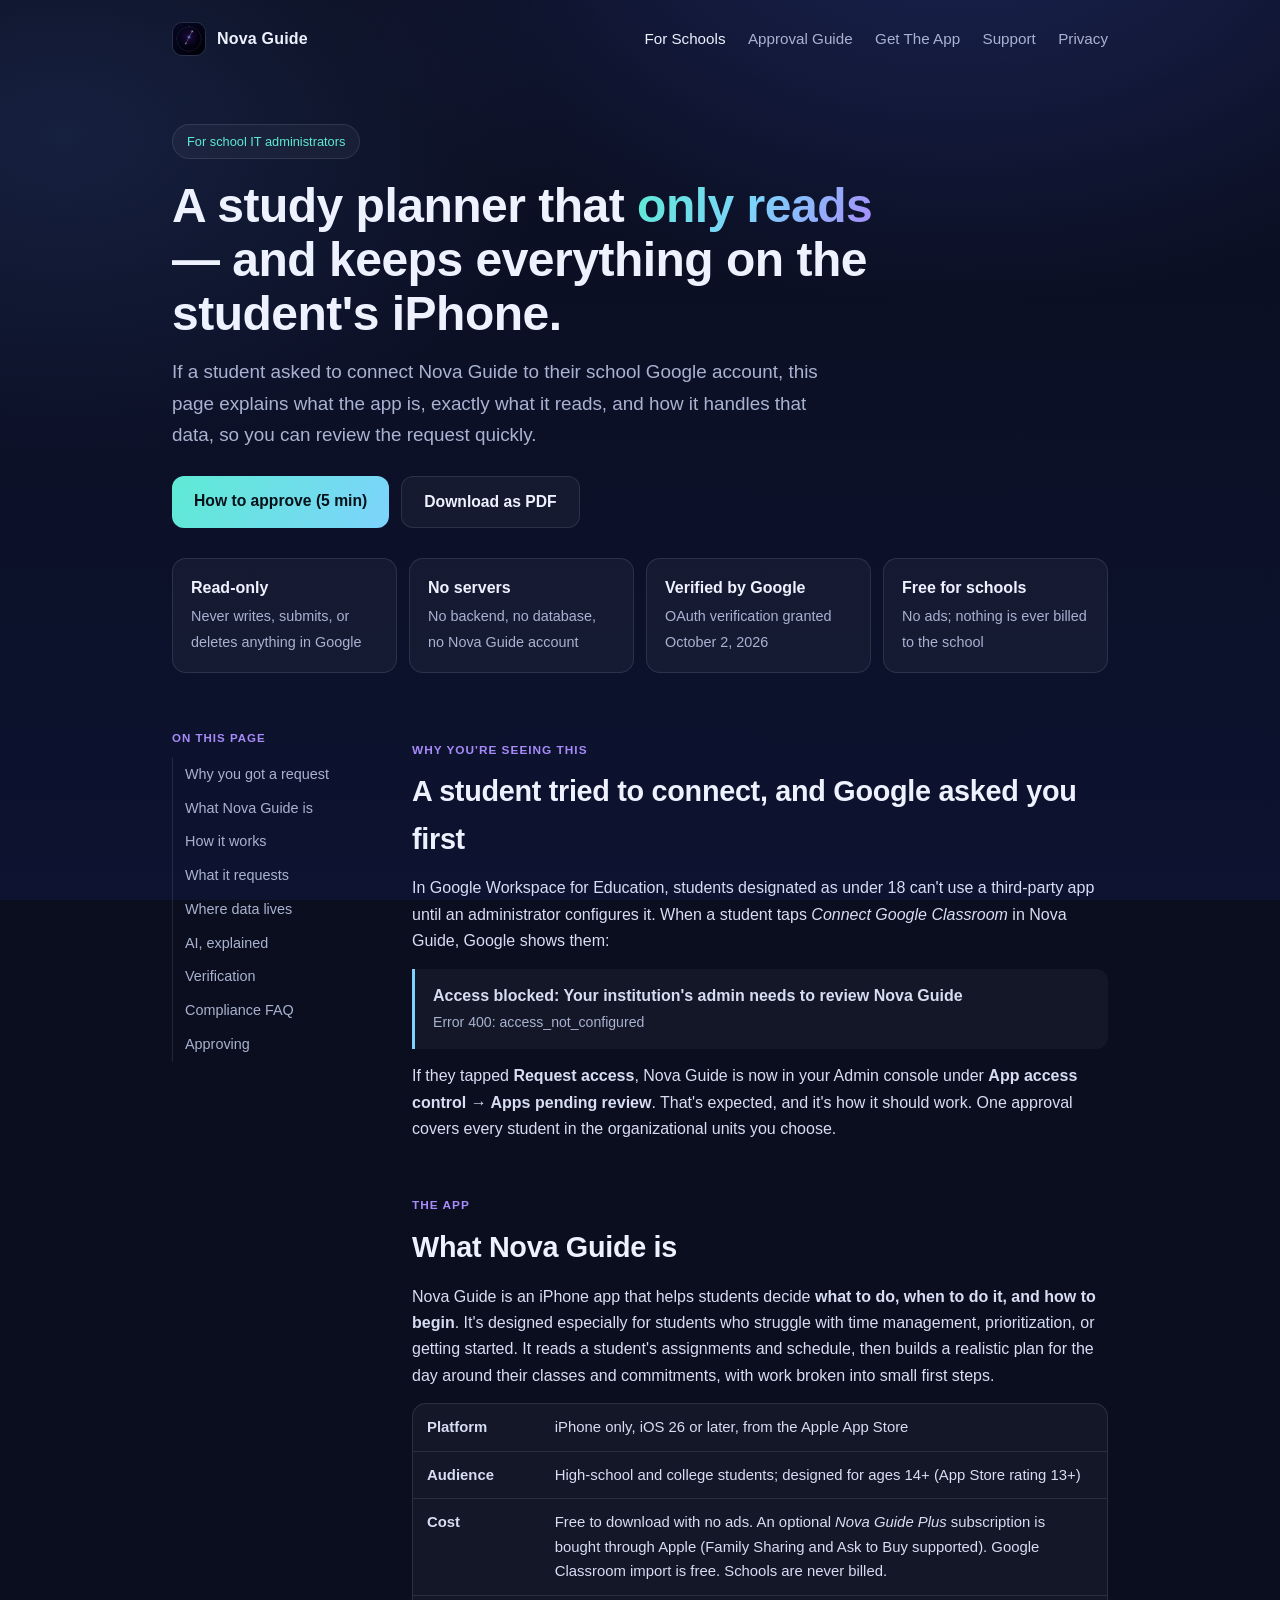
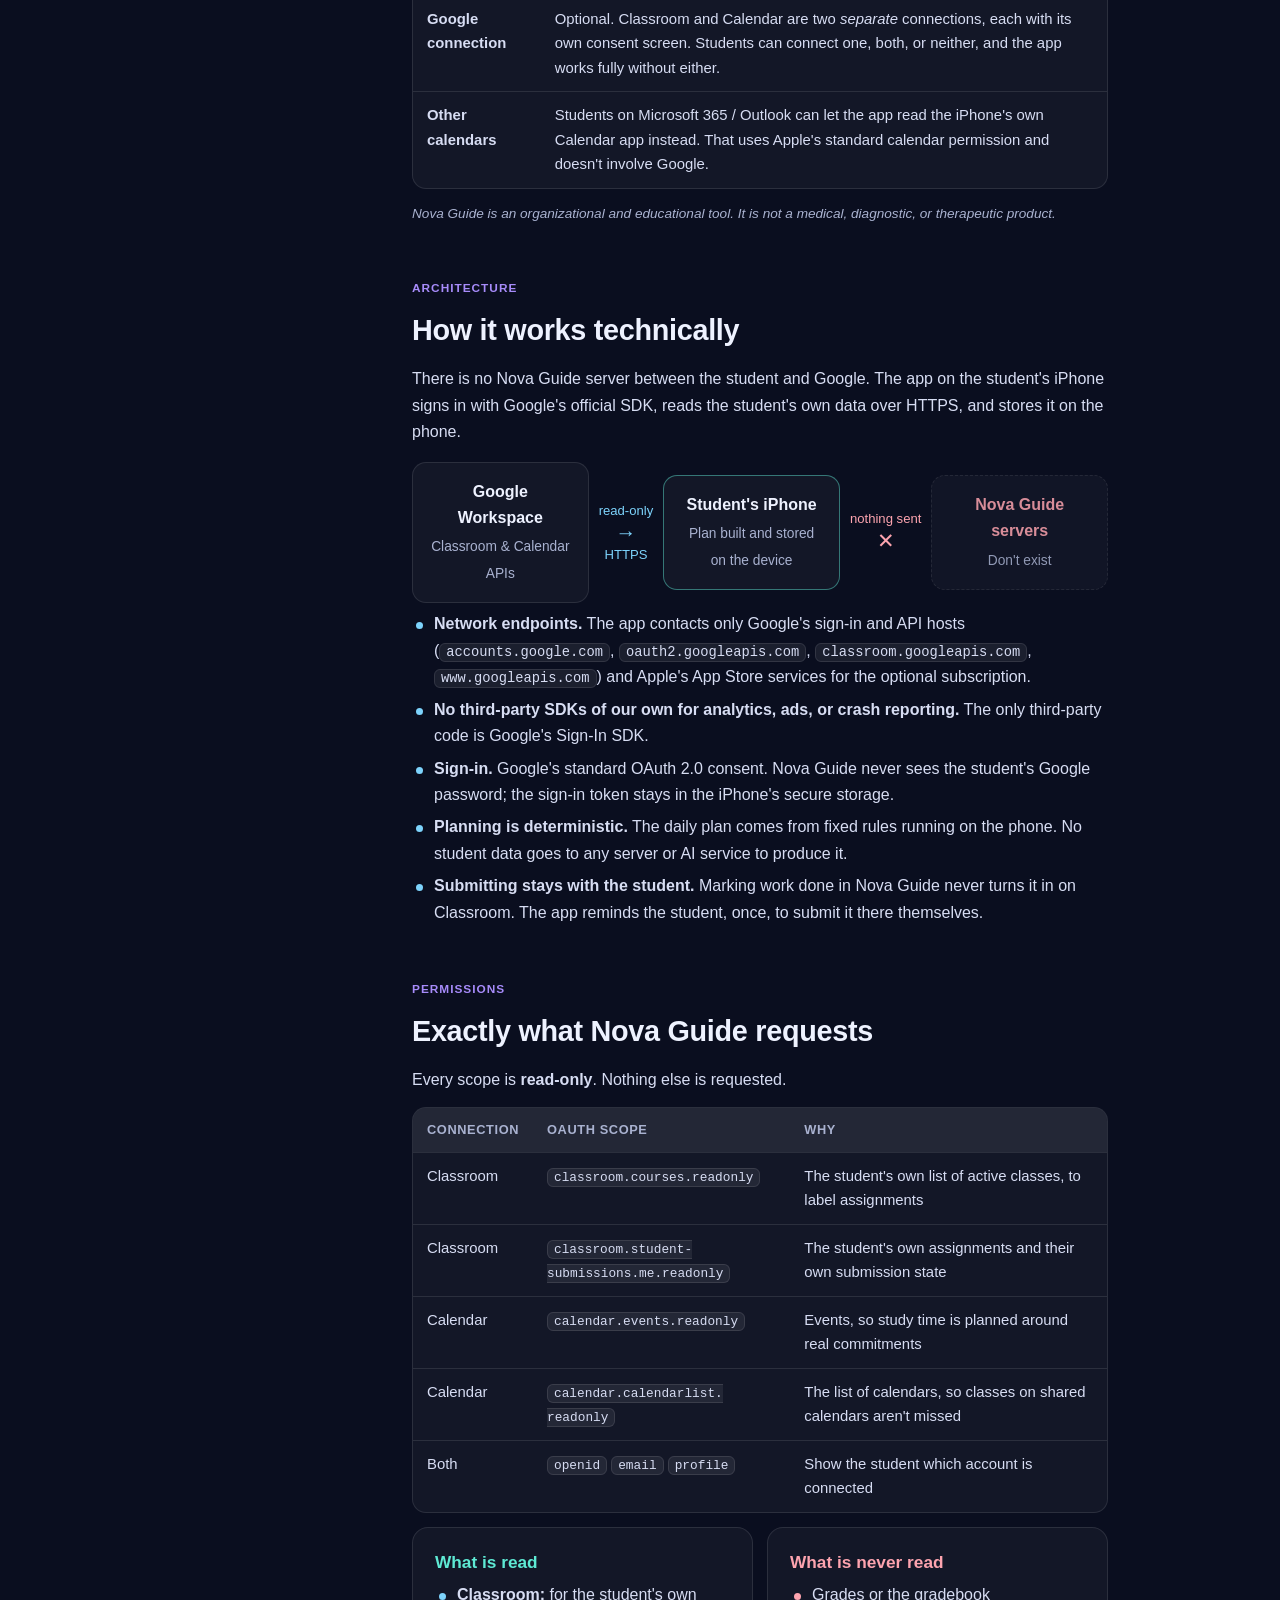
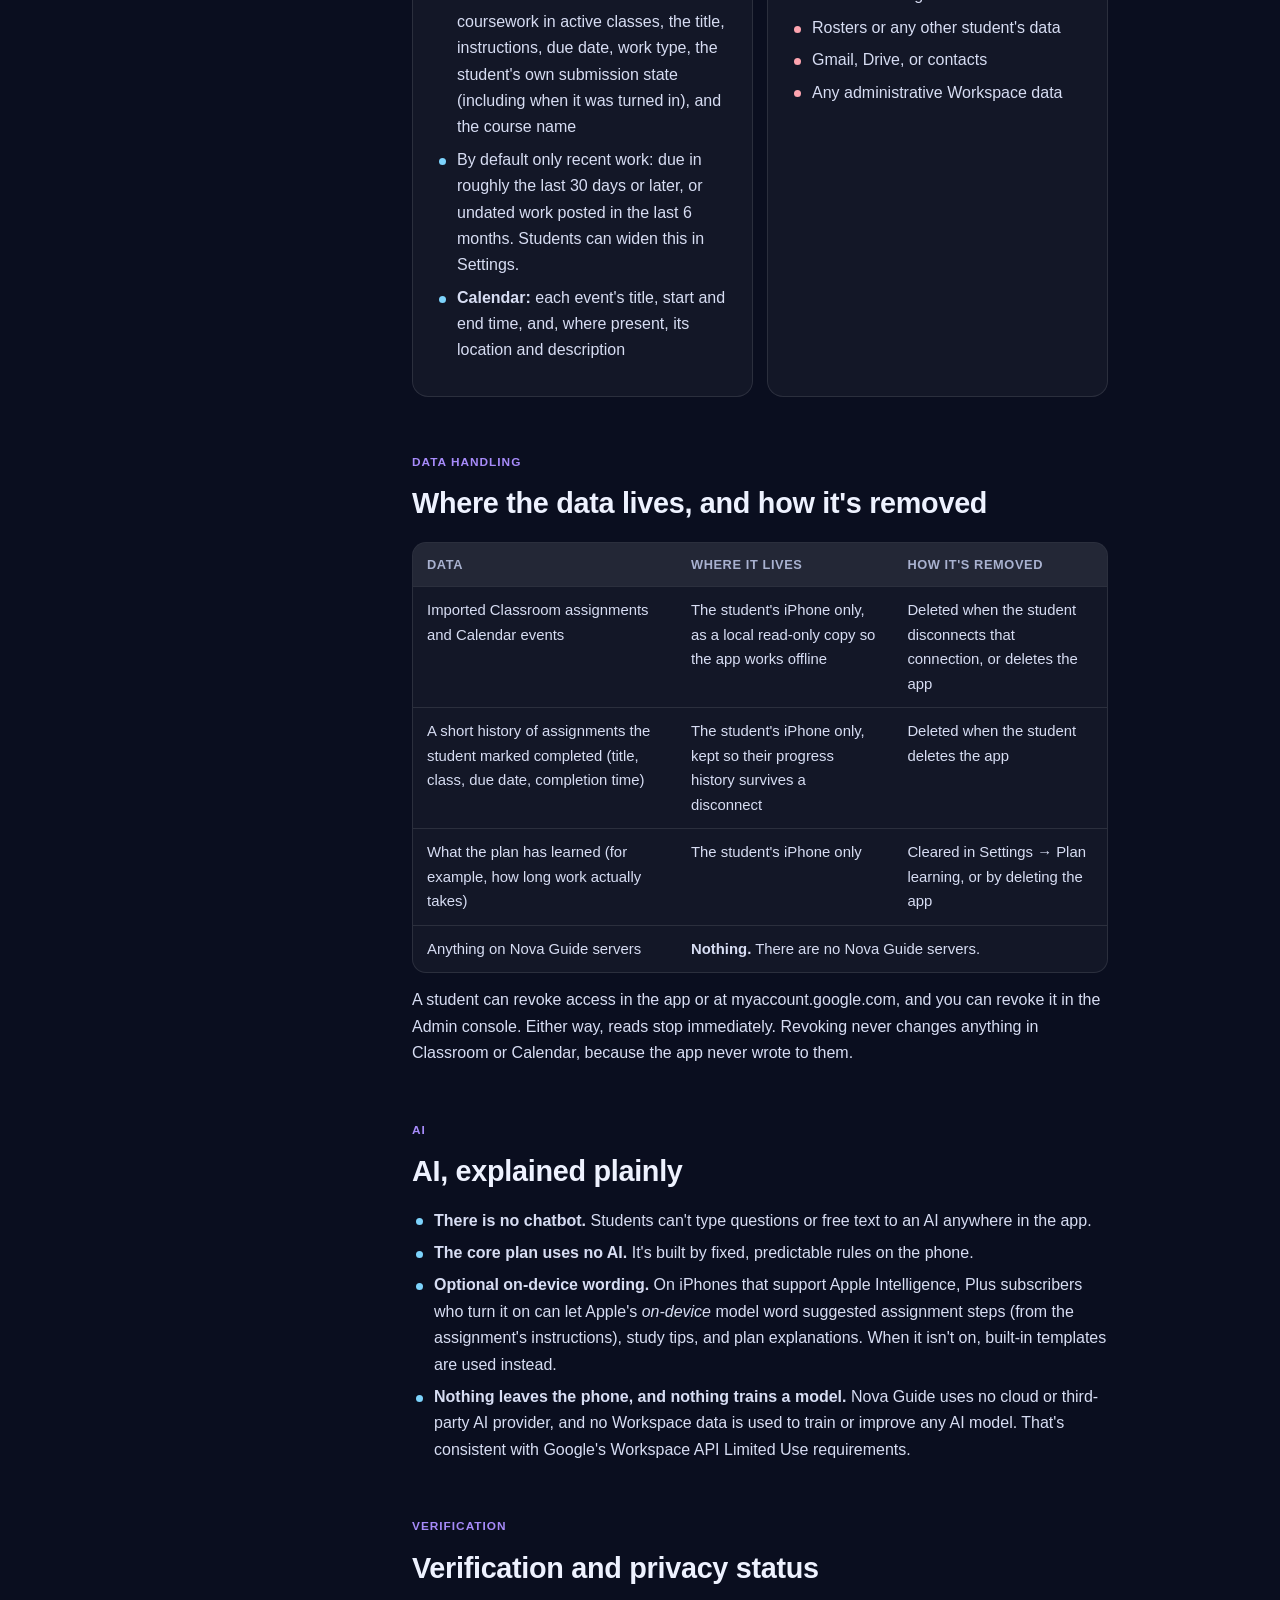
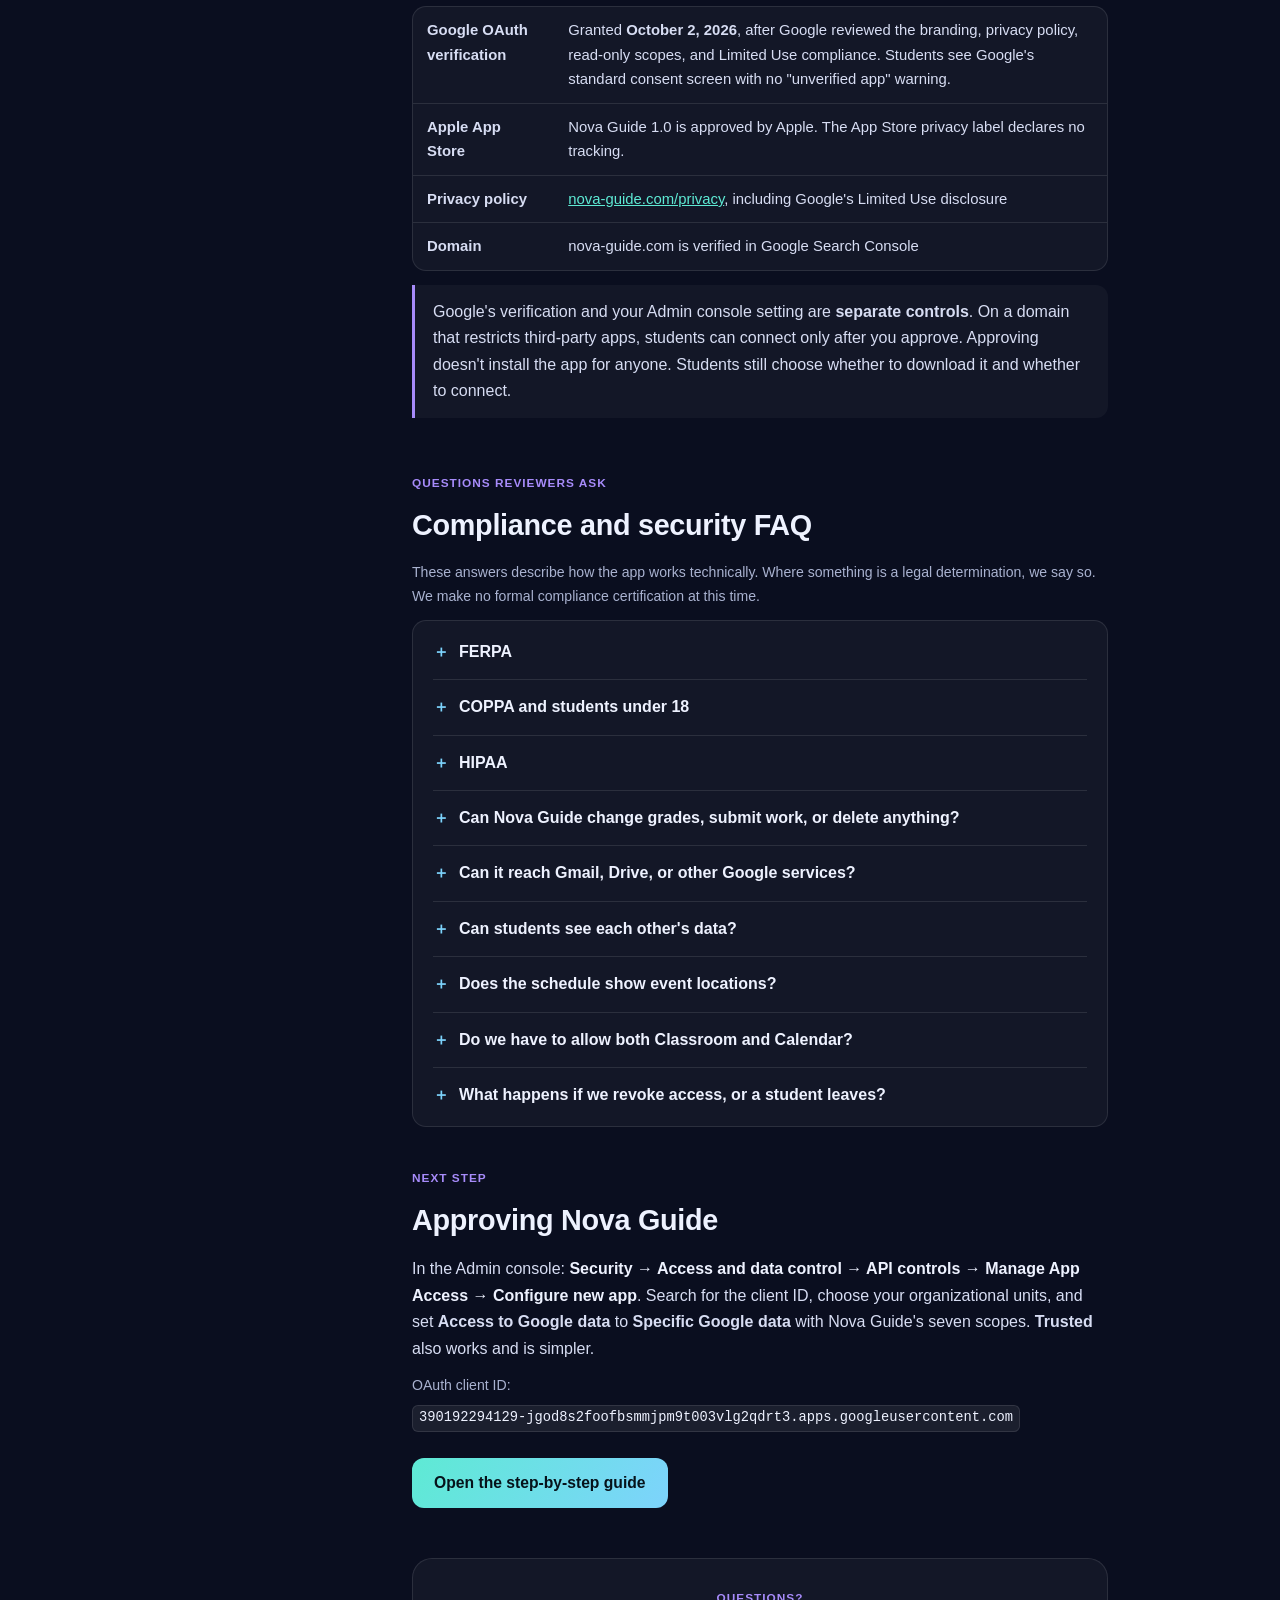
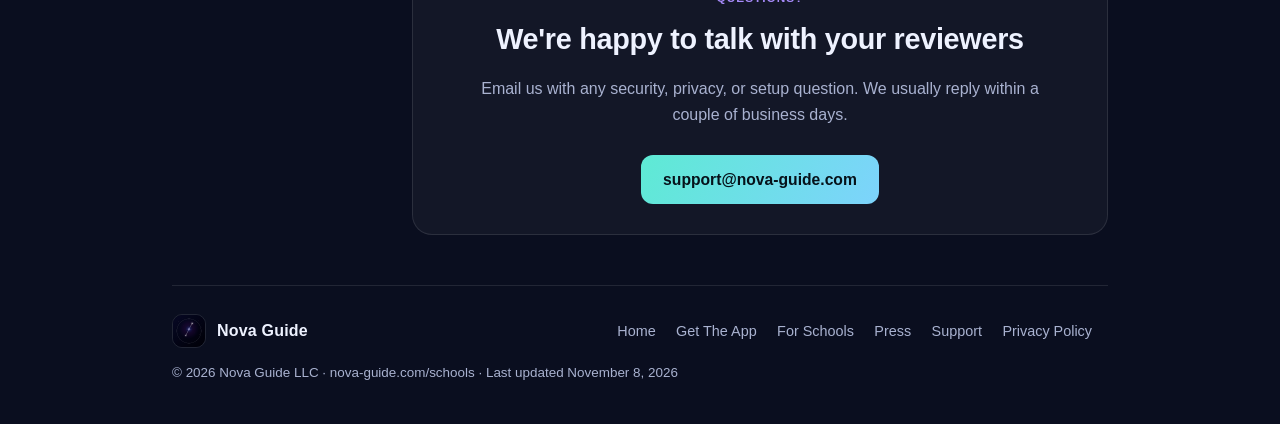
<file: schools/index.html>
<!DOCTYPE html>
<html lang="en">
<head>
<meta charset="UTF-8">
<meta name="viewport" content="width=device-width, initial-scale=1.0">
<title>Nova Guide for Schools — Information for IT Administrators</title>
<meta name="description" content="What Nova Guide is, exactly what it reads from Google Classroom and Calendar, how student data is handled, and how to approve it in your Google Workspace.">
<link rel="icon" type="image/png" href="../favicon.png">
<link rel="apple-touch-icon" href="../apple-touch-icon.png">
<link rel="stylesheet" href="schools.css">
</head>
<body>
<div class="stars"></div>
<div class="wrap">

  <nav class="top" aria-label="Main">
    <a class="brand" href="../index.html"><img class="logo" src="../icon.png" alt="Nova Guide app icon" width="34" height="34"> Nova Guide</a>
    <div class="links">
      <a href="./" aria-current="page">For Schools</a>
      <a href="approve.html">Approval Guide</a>
      <a href="../get.html">Get The App</a>
      <a href="../support.html">Support</a>
      <a href="../privacy.html">Privacy</a>
    </div>
  </nav>

  <header class="hero">
    <span class="pill">For school IT administrators</span>
    <h1>A study planner that <span class="grad">only reads</span> — and keeps everything on the student's iPhone.</h1>
    <p class="lead">If a student asked to connect Nova Guide to their school Google account, this page explains what the app is, exactly what it reads, and how it handles that data, so you can review the request quickly.</p>
    <div class="cta">
      <a class="btn primary" href="approve.html">How to approve (5 min)</a>
      <a class="btn ghost" href="nova-guide-for-schools.pdf">Download as PDF</a>
    </div>

    <div class="facts" role="list">
      <div class="fact" role="listitem"><b>Read-only</b><span>Never writes, submits, or deletes anything in Google</span></div>
      <div class="fact" role="listitem"><b>No servers</b><span>No backend, no database, no Nova Guide account</span></div>
      <div class="fact" role="listitem"><b>Verified by Google</b><span>OAuth verification granted October 2, 2026</span></div>
      <div class="fact" role="listitem"><b>Free for schools</b><span>No ads; nothing is ever billed to the school</span></div>
    </div>
  </header>

  <div class="layout">
    <aside class="toc" aria-label="On this page">
      <p>On this page</p>
      <a href="#why">Why you got a request</a>
      <a href="#what">What Nova Guide is</a>
      <a href="#how">How it works</a>
      <a href="#scopes">What it requests</a>
      <a href="#data">Where data lives</a>
      <a href="#ai">AI, explained</a>
      <a href="#trust">Verification</a>
      <a href="#faq">Compliance FAQ</a>
      <a href="#approve">Approving</a>
    </aside>

    <main>
      <section id="why">
        <div class="eyebrow">Why you're seeing this</div>
        <h2>A student tried to connect, and Google asked you first</h2>
        <p>In Google Workspace for Education, students designated as under 18 can't use a third-party app until an administrator configures it. When a student taps <em>Connect Google Classroom</em> in Nova Guide, Google shows them:</p>
        <div class="note"><p><strong>Access blocked: Your institution's admin needs to review Nova Guide</strong><br><span class="muted small">Error 400: access_not_configured</span></p></div>
        <p>If they tapped <strong>Request access</strong>, Nova Guide is now in your Admin console under <strong>App access control → Apps pending review</strong>. That's expected, and it's how it should work. One approval covers every student in the organizational units you choose.</p>
      </section>

      <section id="what">
        <div class="eyebrow">The app</div>
        <h2>What Nova Guide is</h2>
        <p>Nova Guide is an iPhone app that helps students decide <strong>what to do, when to do it, and how to begin</strong>. It's designed especially for students who struggle with time management, prioritization, or getting started. It reads a student's assignments and schedule, then builds a realistic plan for the day around their classes and commitments, with work broken into small first steps.</p>
        <div class="tbl"><table>
          <tbody>
            <tr><td><strong>Platform</strong></td><td>iPhone only, iOS 26 or later, from the Apple App Store</td></tr>
            <tr><td><strong>Audience</strong></td><td>High-school and college students; designed for ages 14+ (App Store rating 13+)</td></tr>
            <tr><td><strong>Cost</strong></td><td>Free to download with no ads. An optional <em>Nova Guide Plus</em> subscription is bought through Apple (Family Sharing and Ask to Buy supported). Google Classroom import is free. Schools are never billed.</td></tr>
            <tr><td><strong>Google connection</strong></td><td>Optional. Classroom and Calendar are two <em>separate</em> connections, each with its own consent screen. Students can connect one, both, or neither, and the app works fully without either.</td></tr>
            <tr><td><strong>Other calendars</strong></td><td>Students on Microsoft 365 / Outlook can let the app read the iPhone's own Calendar app instead. That uses Apple's standard calendar permission and doesn't involve Google.</td></tr>
          </tbody>
        </table></div>
        <p class="disc">Nova Guide is an organizational and educational tool. It is not a medical, diagnostic, or therapeutic product.</p>
      </section>

      <section id="how">
        <div class="eyebrow">Architecture</div>
        <h2>How it works technically</h2>
        <p>There is no Nova Guide server between the student and Google. The app on the student's iPhone signs in with Google's official SDK, reads the student's own data over HTTPS, and stores it on the phone.</p>
        <div class="flow" aria-label="Data flow: Google Workspace to the student's iPhone; nothing goes to Nova Guide">
          <div class="node"><b>Google Workspace</b><span>Classroom &amp; Calendar APIs</span></div>
          <div class="arrow">read-only<i>→</i>HTTPS</div>
          <div class="node phone"><b>Student's iPhone</b><span>Plan built and stored on the device</span></div>
          <div class="arrow cut">nothing sent<i>✕</i></div>
          <div class="node none"><b>Nova Guide servers</b><span>Don't exist</span></div>
        </div>
        <ul class="clean">
          <li><strong>Network endpoints.</strong> The app contacts only Google's sign-in and API hosts (<code>accounts.google.com</code>, <code>oauth2.googleapis.com</code>, <code>classroom.googleapis.com</code>, <code>www.googleapis.com</code>) and Apple's App Store services for the optional subscription.</li>
          <li><strong>No third-party SDKs of our own for analytics, ads, or crash reporting.</strong> The only third-party code is Google's Sign-In SDK.</li>
          <li><strong>Sign-in.</strong> Google's standard OAuth 2.0 consent. Nova Guide never sees the student's Google password; the sign-in token stays in the iPhone's secure storage.</li>
          <li><strong>Planning is deterministic.</strong> The daily plan comes from fixed rules running on the phone. No student data goes to any server or AI service to produce it.</li>
          <li><strong>Submitting stays with the student.</strong> Marking work done in Nova Guide never turns it in on Classroom. The app reminds the student, once, to submit it there themselves.</li>
        </ul>
      </section>

      <section id="scopes">
        <div class="eyebrow">Permissions</div>
        <h2>Exactly what Nova Guide requests</h2>
        <p>Every scope is <strong>read-only</strong>. Nothing else is requested.</p>
        <div class="tbl"><table>
          <thead><tr><th>Connection</th><th>OAuth scope</th><th>Why</th></tr></thead>
          <tbody>
            <tr><td>Classroom</td><td><code>classroom.<wbr>courses.<wbr>readonly</code></td><td>The student's own list of active classes, to label assignments</td></tr>
            <tr><td>Classroom</td><td><code>classroom.<wbr>student-submissions.<wbr>me.<wbr>readonly</code></td><td>The student's own assignments and their own submission state</td></tr>
            <tr><td>Calendar</td><td><code>calendar.<wbr>events.<wbr>readonly</code></td><td>Events, so study time is planned around real commitments</td></tr>
            <tr><td>Calendar</td><td><code>calendar.<wbr>calendarlist.<wbr>readonly</code></td><td>The list of calendars, so classes on shared calendars aren't missed</td></tr>
            <tr><td>Both</td><td><code>openid</code> <code>email</code> <code>profile</code></td><td>Show the student which account is connected</td></tr>
          </tbody>
        </table></div>
        <div class="grid2">
          <div class="card yes">
            <h3>What is read</h3>
            <ul class="clean">
              <li><strong>Classroom:</strong> for the student's own coursework in active classes, the title, instructions, due date, work type, the student's own submission state (including when it was turned in), and the course name</li>
              <li>By default only recent work: due in roughly the last 30 days or later, or undated work posted in the last 6 months. Students can widen this in Settings.</li>
              <li><strong>Calendar:</strong> each event's title, start and end time, and, where present, its location and description</li>
            </ul>
          </div>
          <div class="card no">
            <h3>What is never read</h3>
            <ul class="clean">
              <li>Grades or the gradebook</li>
              <li>Rosters or any other student's data</li>
              <li>Gmail, Drive, or contacts</li>
              <li>Any administrative Workspace data</li>
            </ul>
          </div>
        </div>
      </section>

      <section id="data">
        <div class="eyebrow">Data handling</div>
        <h2>Where the data lives, and how it's removed</h2>
        <div class="tbl"><table>
          <thead><tr><th>Data</th><th>Where it lives</th><th>How it's removed</th></tr></thead>
          <tbody>
            <tr><td>Imported Classroom assignments and Calendar events</td><td>The student's iPhone only, as a local read-only copy so the app works offline</td><td>Deleted when the student disconnects that connection, or deletes the app</td></tr>
            <tr><td>A short history of assignments the student marked completed (title, class, due date, completion time)</td><td>The student's iPhone only, kept so their progress history survives a disconnect</td><td>Deleted when the student deletes the app</td></tr>
            <tr><td>What the plan has learned (for example, how long work actually takes)</td><td>The student's iPhone only</td><td>Cleared in Settings → Plan learning, or by deleting the app</td></tr>
            <tr><td>Anything on Nova Guide servers</td><td colspan="2"><strong>Nothing.</strong> There are no Nova Guide servers.</td></tr>
          </tbody>
        </table></div>
        <p>A student can revoke access in the app or at myaccount.google.com, and you can revoke it in the Admin console. Either way, reads stop immediately. Revoking never changes anything in Classroom or Calendar, because the app never wrote to them.</p>
      </section>

      <section id="ai">
        <div class="eyebrow">AI</div>
        <h2>AI, explained plainly</h2>
        <ul class="clean">
          <li><strong>There is no chatbot.</strong> Students can't type questions or free text to an AI anywhere in the app.</li>
          <li><strong>The core plan uses no AI.</strong> It's built by fixed, predictable rules on the phone.</li>
          <li><strong>Optional on-device wording.</strong> On iPhones that support Apple Intelligence, Plus subscribers who turn it on can let Apple's <em>on-device</em> model word suggested assignment steps (from the assignment's instructions), study tips, and plan explanations. When it isn't on, built-in templates are used instead.</li>
          <li><strong>Nothing leaves the phone, and nothing trains a model.</strong> Nova Guide uses no cloud or third-party AI provider, and no Workspace data is used to train or improve any AI model. That's consistent with Google's Workspace API Limited Use requirements.</li>
        </ul>
      </section>

      <section id="trust">
        <div class="eyebrow">Verification</div>
        <h2>Verification and privacy status</h2>
        <div class="tbl"><table>
          <tbody>
            <tr><td><strong>Google OAuth verification</strong></td><td>Granted <strong>October 2, 2026</strong>, after Google reviewed the branding, privacy policy, read-only scopes, and Limited Use compliance. Students see Google's standard consent screen with no "unverified app" warning.</td></tr>
            <tr><td><strong>Apple App Store</strong></td><td>Nova Guide 1.0 is approved by Apple. The App Store privacy label declares no tracking.</td></tr>
            <tr><td><strong>Privacy policy</strong></td><td><a href="../privacy.html">nova-guide.com/privacy</a>, including Google's Limited Use disclosure</td></tr>
            <tr><td><strong>Domain</strong></td><td>nova-guide.com is verified in Google Search Console</td></tr>
          </tbody>
        </table></div>
        <div class="note warn"><p>Google's verification and your Admin console setting are <strong>separate controls</strong>. On a domain that restricts third-party apps, students can connect only after you approve. Approving doesn't install the app for anyone. Students still choose whether to download it and whether to connect.</p></div>
      </section>

      <section id="faq">
        <div class="eyebrow">Questions reviewers ask</div>
        <h2>Compliance and security FAQ</h2>
        <p class="muted small">These answers describe how the app works technically. Where something is a legal determination, we say so. We make no formal compliance certification at this time.</p>
        <div class="faq">
          <details>
            <summary>FERPA</summary>
            <p>Nova Guide has no backend and stores nothing on a server, so the app itself never receives, holds, or discloses education records. Each student reads <em>their own</em> data onto <em>their own</em> device through their own Google sign-in, and nothing passes through us or any third party. We designed the architecture with FERPA in mind and are glad to share details with your reviewers.</p>
          </details>
          <details>
            <summary>COPPA and students under 18</summary>
            <p>Nova Guide is designed for students 14 and older (App Store rating 13+) and, with no server, collects no personal information online at any age. Google notes that for users under 18, your organization is responsible for any parental consent required by applicable law before allowing third-party app access. The Admin console shows a "Confirm parental consent" notice when you approve.</p>
          </details>
          <details>
            <summary>HIPAA</summary>
            <p>Not applicable. Nova Guide is a study planner, not a health or medical app. It collects no health information and is neither a HIPAA covered entity nor a business associate, and it makes no medical or clinical claims.</p>
          </details>
          <details>
            <summary>Can Nova Guide change grades, submit work, or delete anything?</summary>
            <p>No. Every scope is read-only. The app can't modify, submit, or delete anything in Google Workspace.</p>
          </details>
          <details>
            <summary>Can it reach Gmail, Drive, or other Google services?</summary>
            <p>No. The scopes grant only read-only Classroom and Calendar access plus basic profile, and Google enforces that at the token level. If you approve with <strong>Specific Google data</strong>, the Admin console also caps the app at exactly those scopes.</p>
          </details>
          <details>
            <summary>Can students see each other's data?</summary>
            <p>No. The Classroom scope is the <code>.me</code> (own data) variant, so each student's app reads only that student's own courses, assignments, and calendars.</p>
          </details>
          <details>
            <summary>Does the schedule show event locations?</summary>
            <p>Yes. If a Calendar event has a location (for example "Room 204"), it's shown under that event, only on that student's own device. It's never transmitted or stored anywhere central.</p>
          </details>
          <details>
            <summary>Do we have to allow both Classroom and Calendar?</summary>
            <p>No. You can allow only the Classroom scopes. Students can still add their schedule by typing it in or by using the iPhone's own Calendar app.</p>
          </details>
          <details>
            <summary>What happens if we revoke access, or a student leaves?</summary>
            <p>Reads stop immediately. Disconnecting in the app deletes the imported copy from the iPhone. The student's own completed-assignment history stays on their phone until they delete the app, and is never transmitted. Nothing needs cleaning up on the Google side.</p>
          </details>
        </div>
      </section>

      <section id="approve">
        <div class="eyebrow">Next step</div>
        <h2>Approving Nova Guide</h2>
        <p>In the Admin console: <span class="path">Security → Access and data control → API controls → Manage App Access → Configure new app</span>. Search for the client ID, choose your organizational units, and set <strong>Access to Google data</strong> to <strong>Specific Google data</strong> with Nova Guide's seven scopes. <strong>Trusted</strong> also works and is simpler.</p>
        <div class="idline"><span class="muted small">OAuth client ID:</span> <code>390192294129-jgod8s2foofbsmmjpm9t003vlg2qdrt3.apps.googleusercontent.com</code></div>
        <p class="print-only">Full click-by-click steps, the copy-paste scope list, and troubleshooting: nova-guide.com/schools/approve</p>
        <div class="cta"><a class="btn primary" href="approve.html">Open the step-by-step guide</a></div>
      </section>

      <div class="band">
        <div class="eyebrow">Questions?</div>
        <h2>We're happy to talk with your reviewers</h2>
        <p>Email us with any security, privacy, or setup question. We usually reply within a couple of business days.</p>
        <div class="cta"><a class="btn primary" href="mailto:support@nova-guide.com">support@nova-guide.com</a></div>
      </div>
    </main>
  </div>

  <footer>
    <div class="frow">
      <a class="brand" href="../index.html"><img class="logo" src="../icon.png" alt="Nova Guide app icon" width="34" height="34"> Nova Guide</a>
      <div class="links">
        <a href="../index.html">Home</a>
        <a href="../get.html">Get The App</a>
        <a href="./">For Schools</a>
        <a href="../press/">Press</a>
        <a href="../support.html">Support</a>
        <a href="../privacy.html">Privacy Policy</a>
      </div>
    </div>
    <p class="copy-note">© 2026 Nova Guide LLC · nova-guide.com/schools · Last updated November 8, 2026</p>
  </footer>

</div>
<script>
  // Open every FAQ answer when printing, so the PDF handout includes them.
  function openAll(){document.querySelectorAll('details').forEach(function(d){d.open=true;});}
  window.addEventListener('beforeprint', openAll);
  if (/[?&]print\b/.test(location.search)) openAll();
</script>
</body>
</html>
</file>
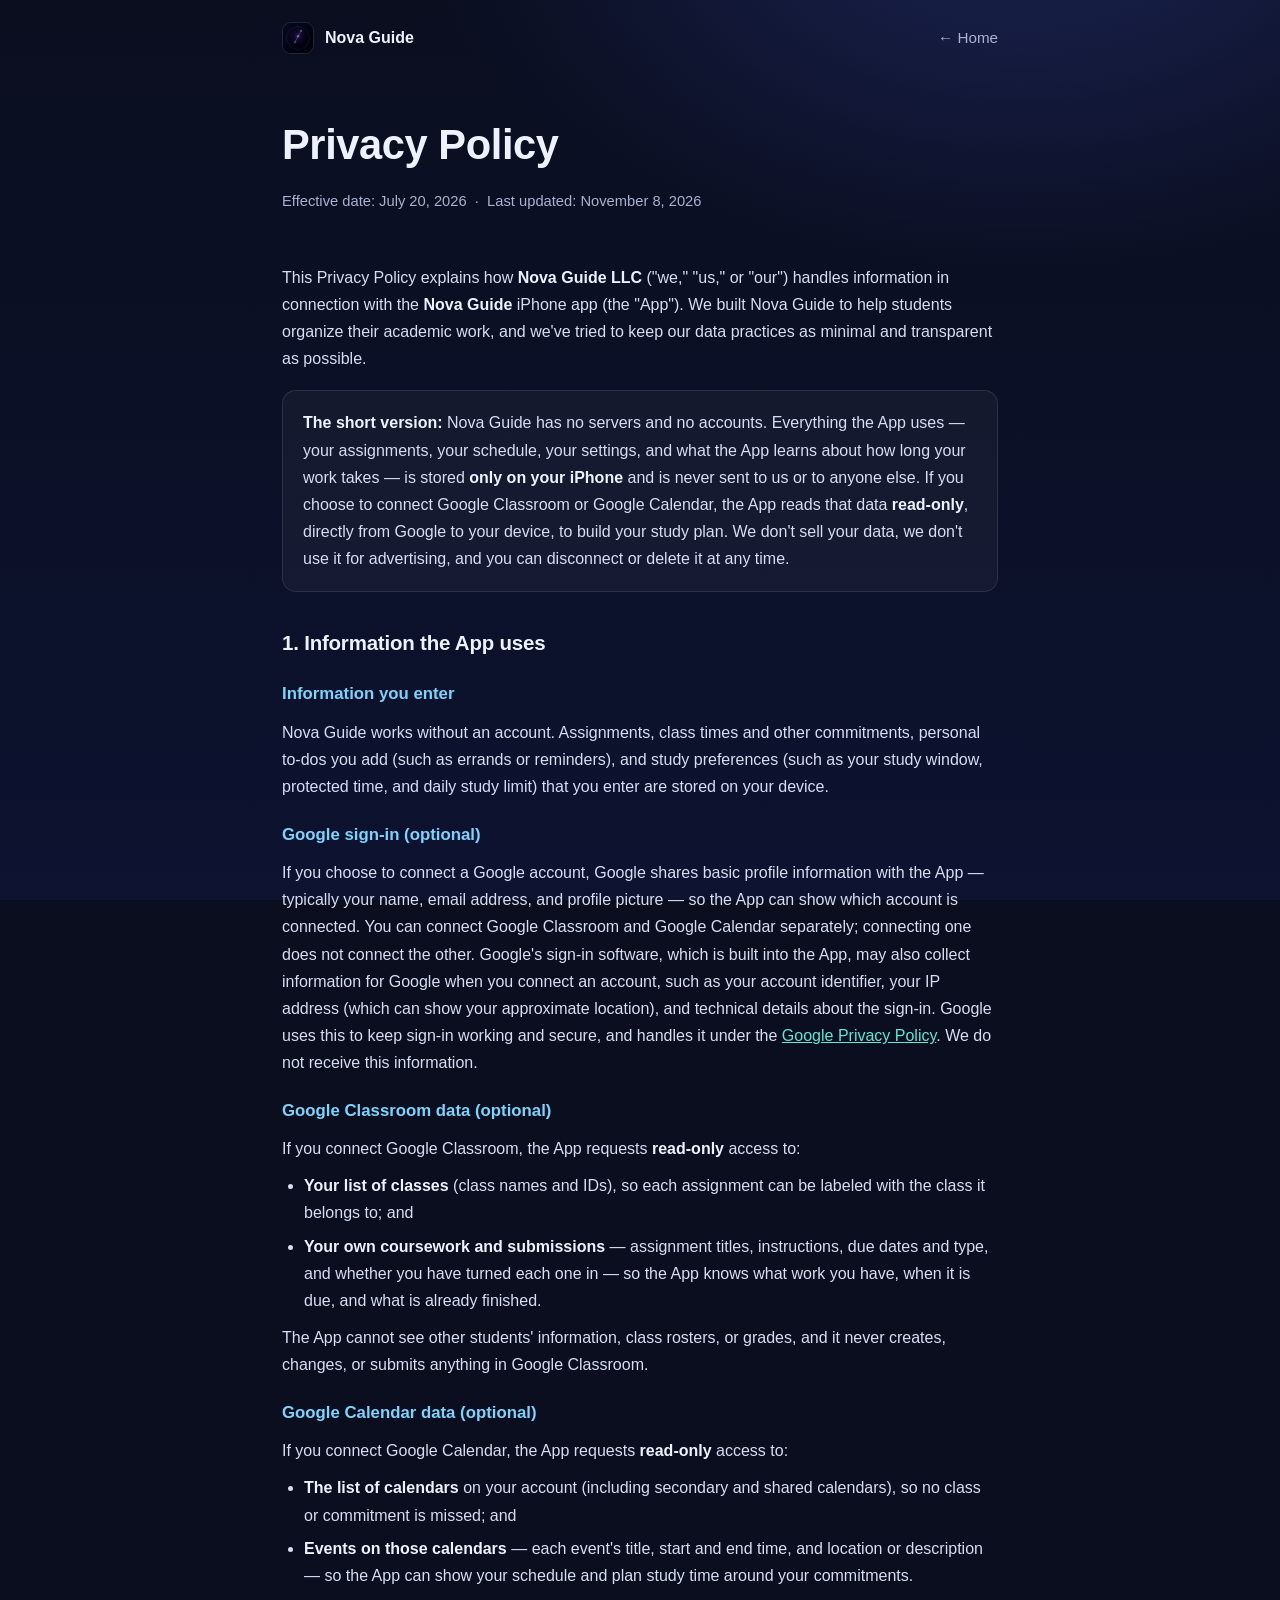
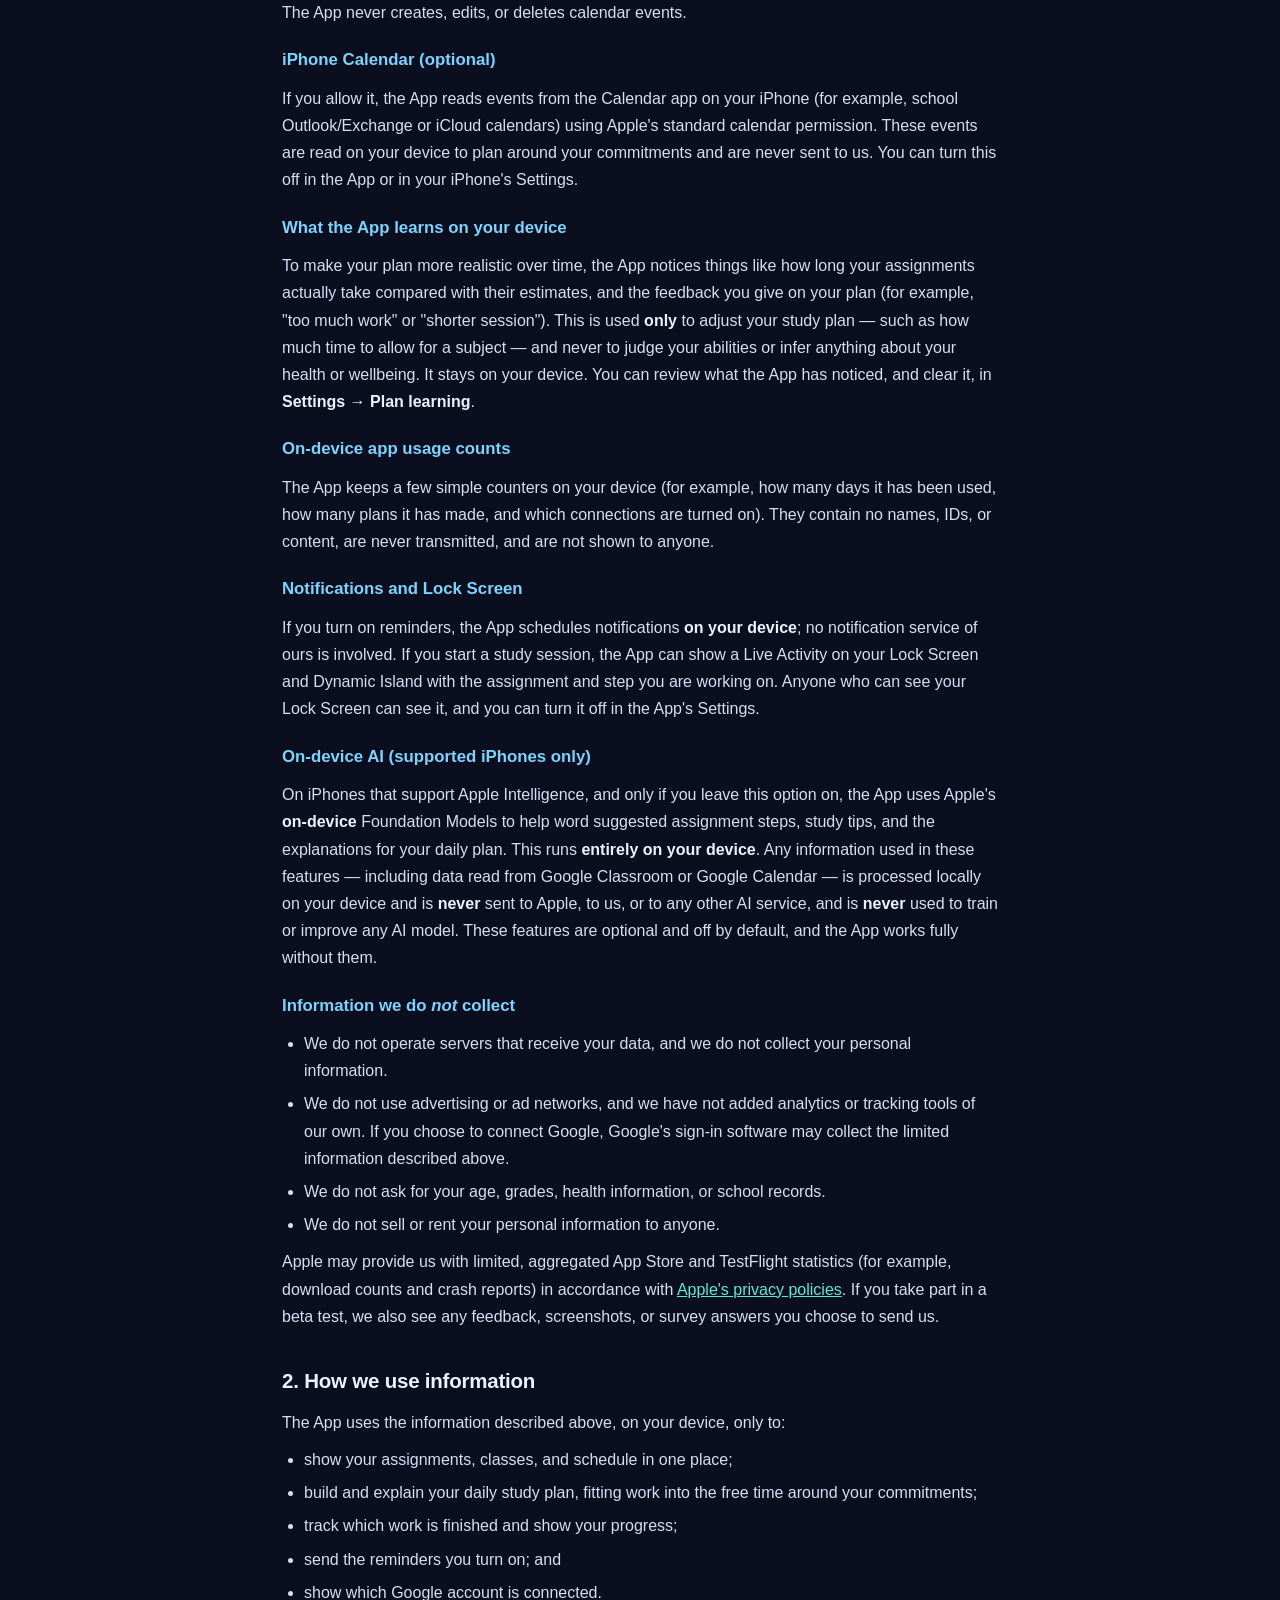
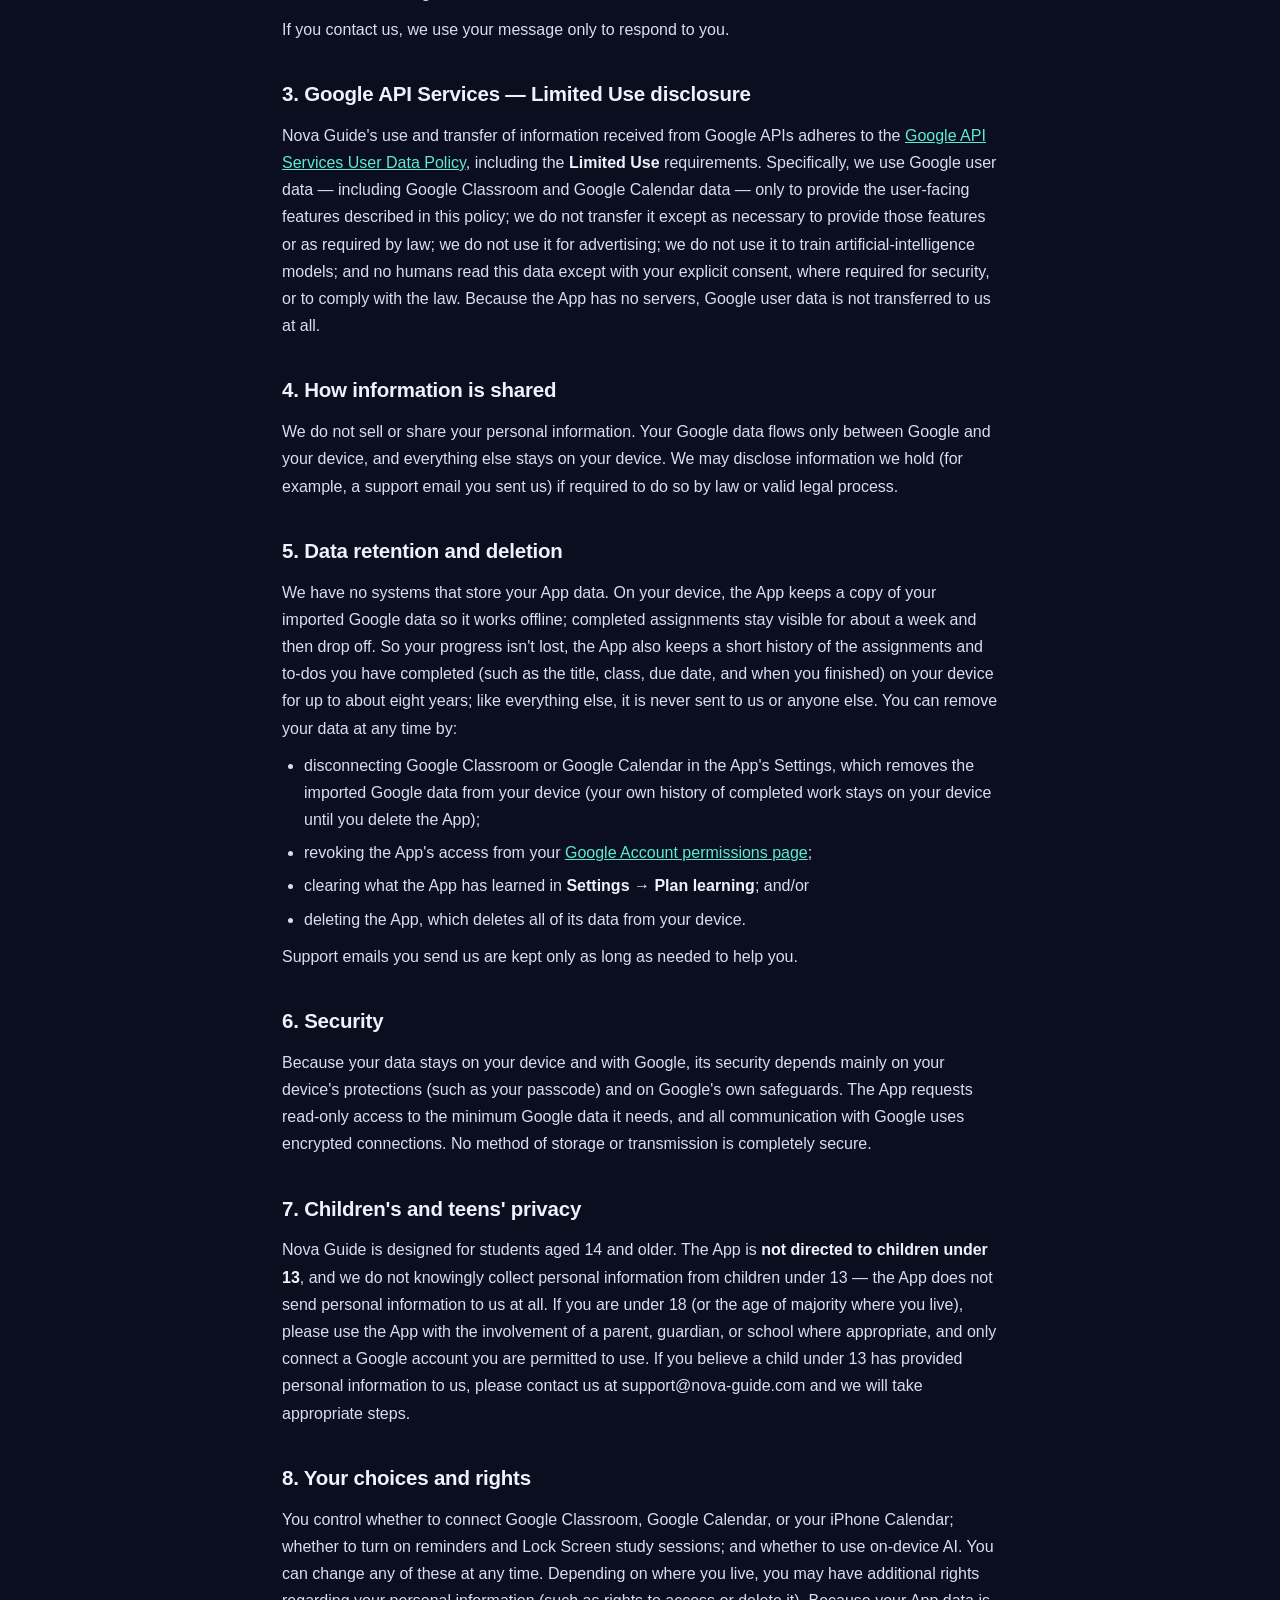
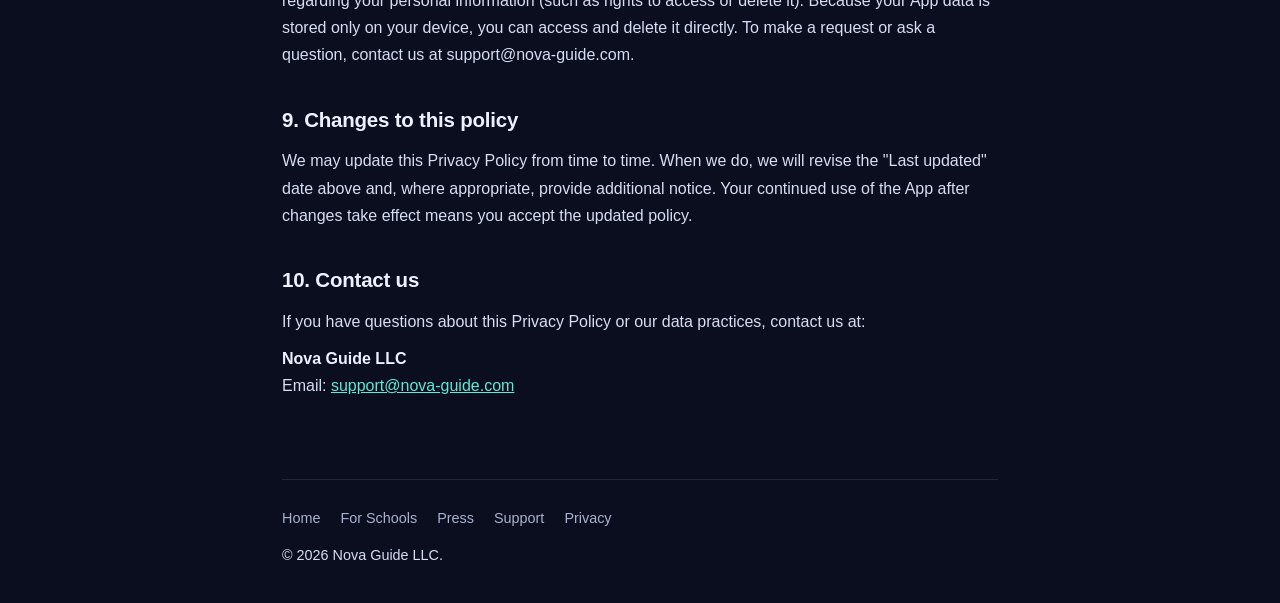
<file: privacy.html>
<!DOCTYPE html>
<html lang="en">
<head>
<meta charset="UTF-8">
<meta name="viewport" content="width=device-width, initial-scale=1.0">
<title>Privacy Policy — Nova Guide</title>
<meta name="description" content="Nova Guide privacy policy.">
<link rel="icon" type="image/png" href="favicon.png">
<link rel="apple-touch-icon" href="apple-touch-icon.png">
<style>
  :root{--bg:#0a0e1f;--bg2:#0d1330;--card:rgba(255,255,255,.04);--ink:#eef2ff;
    --muted:#a9b2d0;--line:rgba(255,255,255,.10);--teal:#5eead4;--violet:#a78bfa;--accent:#7dd3fc}
  *{box-sizing:border-box;margin:0;padding:0}
  body{font-family:-apple-system,BlinkMacSystemFont,"Segoe UI",Roboto,Helvetica,Arial,sans-serif;
    color:var(--ink);background:var(--bg);line-height:1.7}
  .stars{position:fixed;inset:0;z-index:-2;background:
    radial-gradient(1000px 600px at 80% -10%, #1a2352 0%, transparent 60%),
    linear-gradient(180deg,var(--bg) 0%, var(--bg2) 100%)}
  .wrap{max-width:760px;margin:0 auto;padding:0 22px}
  nav{display:flex;align-items:center;justify-content:space-between;padding:22px 0}
  .brand{display:flex;align-items:center;gap:11px;font-weight:700;text-decoration:none;color:var(--ink)}
  .logo{width:32px;height:32px;border-radius:9px;border:1px solid var(--line);
    flex:0 0 auto;object-fit:cover;display:block}
  nav a.link{color:var(--muted);text-decoration:none;font-size:.95rem}
  nav a.link:hover{color:var(--ink)}
  header{padding:34px 0 10px}
  h1{font-size:clamp(1.9rem,5vw,2.6rem);letter-spacing:-.4px}
  .eff{color:var(--muted);margin-top:8px;font-size:.92rem}
  main{padding:20px 0 40px}
  h2{font-size:1.28rem;margin:34px 0 10px;letter-spacing:-.2px}
  h3{font-size:1.05rem;margin:20px 0 6px;color:var(--accent)}
  p,li{color:#d7ddf3}
  p{margin:10px 0}
  ul{margin:10px 0 10px 22px}
  li{margin:6px 0}
  a{color:var(--teal)}
  .box{background:var(--card);border:1px solid var(--line);border-radius:14px;padding:18px 20px;margin:18px 0}
  strong{color:var(--ink)}
  footer{border-top:1px solid var(--line);padding:26px 0;margin-top:30px;color:var(--muted);font-size:.9rem}
  footer a{color:var(--muted);margin-right:16px;text-decoration:none}
  footer a:hover{color:var(--ink)}
</style>
</head>
<body>
<div class="stars"></div>
<div class="wrap">

  <nav>
    <a class="brand" href="index.html"><img class="logo" src="icon.png" alt="Nova Guide app icon" width="32" height="32"> Nova Guide</a>
    <a class="link" href="index.html">← Home</a>
  </nav>

  <header>
    <h1>Privacy Policy</h1>
    <p class="eff">Effective date: July 20, 2026 &nbsp;·&nbsp; Last updated: November 8, 2026</p>
  </header>

  <main>
    <p>This Privacy Policy explains how <strong>Nova Guide LLC</strong> ("we," "us," or "our") handles information in connection with the <strong>Nova Guide</strong> iPhone app (the "App"). We built Nova Guide to help students organize their academic work, and we've tried to keep our data practices as minimal and transparent as possible.</p>

    <div class="box">
      <p style="margin:0"><strong>The short version:</strong> Nova Guide has no servers and no accounts. Everything the App uses — your assignments, your schedule, your settings, and what the App learns about how long your work takes — is stored <strong>only on your iPhone</strong> and is never sent to us or to anyone else. If you choose to connect Google Classroom or Google Calendar, the App reads that data <strong>read-only</strong>, directly from Google to your device, to build your study plan. We don't sell your data, we don't use it for advertising, and you can disconnect or delete it at any time.</p>
    </div>

    <h2>1. Information the App uses</h2>

    <h3>Information you enter</h3>
    <p>Nova Guide works without an account. Assignments, class times and other commitments, personal to-dos you add (such as errands or reminders), and study preferences (such as your study window, protected time, and daily study limit) that you enter are stored on your device.</p>

    <h3>Google sign-in (optional)</h3>
    <p>If you choose to connect a Google account, Google shares basic profile information with the App — typically your name, email address, and profile picture — so the App can show which account is connected. You can connect Google Classroom and Google Calendar separately; connecting one does not connect the other. Google's sign-in software, which is built into the App, may also collect information for Google when you connect an account, such as your account identifier, your IP address (which can show your approximate location), and technical details about the sign-in. Google uses this to keep sign-in working and secure, and handles it under the <a href="https://policies.google.com/privacy">Google Privacy Policy</a>. We do not receive this information.</p>

    <h3>Google Classroom data (optional)</h3>
    <p>If you connect Google Classroom, the App requests <strong>read-only</strong> access to:</p>
    <ul>
      <li><strong>Your list of classes</strong> (class names and IDs), so each assignment can be labeled with the class it belongs to; and</li>
      <li><strong>Your own coursework and submissions</strong> — assignment titles, instructions, due dates and type, and whether you have turned each one in — so the App knows what work you have, when it is due, and what is already finished.</li>
    </ul>
    <p>The App cannot see other students' information, class rosters, or grades, and it never creates, changes, or submits anything in Google Classroom.</p>

    <h3>Google Calendar data (optional)</h3>
    <p>If you connect Google Calendar, the App requests <strong>read-only</strong> access to:</p>
    <ul>
      <li><strong>The list of calendars</strong> on your account (including secondary and shared calendars), so no class or commitment is missed; and</li>
      <li><strong>Events on those calendars</strong> — each event's title, start and end time, and location or description — so the App can show your schedule and plan study time around your commitments.</li>
    </ul>
    <p>The App never creates, edits, or deletes calendar events.</p>

    <h3>iPhone Calendar (optional)</h3>
    <p>If you allow it, the App reads events from the Calendar app on your iPhone (for example, school Outlook/Exchange or iCloud calendars) using Apple's standard calendar permission. These events are read on your device to plan around your commitments and are never sent to us. You can turn this off in the App or in your iPhone's Settings.</p>

    <h3>What the App learns on your device</h3>
    <p>To make your plan more realistic over time, the App notices things like how long your assignments actually take compared with their estimates, and the feedback you give on your plan (for example, "too much work" or "shorter session"). This is used <strong>only</strong> to adjust your study plan — such as how much time to allow for a subject — and never to judge your abilities or infer anything about your health or wellbeing. It stays on your device. You can review what the App has noticed, and clear it, in <strong>Settings → Plan learning</strong>.</p>

    <h3>On-device app usage counts</h3>
    <p>The App keeps a few simple counters on your device (for example, how many days it has been used, how many plans it has made, and which connections are turned on). They contain no names, IDs, or content, are never transmitted, and are not shown to anyone.</p>

    <h3>Notifications and Lock Screen</h3>
    <p>If you turn on reminders, the App schedules notifications <strong>on your device</strong>; no notification service of ours is involved. If you start a study session, the App can show a Live Activity on your Lock Screen and Dynamic Island with the assignment and step you are working on. Anyone who can see your Lock Screen can see it, and you can turn it off in the App's Settings.</p>

    <h3>On-device AI (supported iPhones only)</h3>
    <p>On iPhones that support Apple Intelligence, and only if you leave this option on, the App uses Apple's <strong>on-device</strong> Foundation Models to help word suggested assignment steps, study tips, and the explanations for your daily plan. This runs <strong>entirely on your device</strong>. Any information used in these features — including data read from Google Classroom or Google Calendar — is processed locally on your device and is <strong>never</strong> sent to Apple, to us, or to any other AI service, and is <strong>never</strong> used to train or improve any AI model. These features are optional and off by default, and the App works fully without them.</p>

    <h3>Information we do <em>not</em> collect</h3>
    <ul>
      <li>We do not operate servers that receive your data, and we do not collect your personal information.</li>
      <li>We do not use advertising or ad networks, and we have not added analytics or tracking tools of our own. If you choose to connect Google, Google's sign-in software may collect the limited information described above.</li>
      <li>We do not ask for your age, grades, health information, or school records.</li>
      <li>We do not sell or rent your personal information to anyone.</li>
    </ul>
    <p>Apple may provide us with limited, aggregated App Store and TestFlight statistics (for example, download counts and crash reports) in accordance with <a href="https://www.apple.com/legal/privacy/">Apple's privacy policies</a>. If you take part in a beta test, we also see any feedback, screenshots, or survey answers you choose to send us.</p>

    <h2>2. How we use information</h2>
    <p>The App uses the information described above, on your device, only to:</p>
    <ul>
      <li>show your assignments, classes, and schedule in one place;</li>
      <li>build and explain your daily study plan, fitting work into the free time around your commitments;</li>
      <li>track which work is finished and show your progress;</li>
      <li>send the reminders you turn on; and</li>
      <li>show which Google account is connected.</li>
    </ul>
    <p>If you contact us, we use your message only to respond to you.</p>

    <h2>3. Google API Services — Limited Use disclosure</h2>
    <p>Nova Guide's use and transfer of information received from Google APIs adheres to the <a href="https://developers.google.com/terms/api-services-user-data-policy">Google API Services User Data Policy</a>, including the <strong>Limited Use</strong> requirements. Specifically, we use Google user data — including Google Classroom and Google Calendar data — only to provide the user-facing features described in this policy; we do not transfer it except as necessary to provide those features or as required by law; we do not use it for advertising; we do not use it to train artificial-intelligence models; and no humans read this data except with your explicit consent, where required for security, or to comply with the law. Because the App has no servers, Google user data is not transferred to us at all.</p>

    <h2>4. How information is shared</h2>
    <p>We do not sell or share your personal information. Your Google data flows only between Google and your device, and everything else stays on your device. We may disclose information we hold (for example, a support email you sent us) if required to do so by law or valid legal process.</p>

    <h2>5. Data retention and deletion</h2>
    <p>We have no systems that store your App data. On your device, the App keeps a copy of your imported Google data so it works offline; completed assignments stay visible for about a week and then drop off. So your progress isn't lost, the App also keeps a short history of the assignments and to-dos you have completed (such as the title, class, due date, and when you finished) on your device for up to about eight years; like everything else, it is never sent to us or anyone else. You can remove your data at any time by:</p>
    <ul>
      <li>disconnecting Google Classroom or Google Calendar in the App's Settings, which removes the imported Google data from your device (your own history of completed work stays on your device until you delete the App);</li>
      <li>revoking the App's access from your <a href="https://myaccount.google.com/permissions">Google Account permissions page</a>;</li>
      <li>clearing what the App has learned in <strong>Settings → Plan learning</strong>; and/or</li>
      <li>deleting the App, which deletes all of its data from your device.</li>
    </ul>
    <p>Support emails you send us are kept only as long as needed to help you.</p>

    <h2>6. Security</h2>
    <p>Because your data stays on your device and with Google, its security depends mainly on your device's protections (such as your passcode) and on Google's own safeguards. The App requests read-only access to the minimum Google data it needs, and all communication with Google uses encrypted connections. No method of storage or transmission is completely secure.</p>

    <h2>7. Children's and teens' privacy</h2>
    <p>Nova Guide is designed for students aged 14 and older. The App is <strong>not directed to children under 13</strong>, and we do not knowingly collect personal information from children under 13 — the App does not send personal information to us at all. If you are under 18 (or the age of majority where you live), please use the App with the involvement of a parent, guardian, or school where appropriate, and only connect a Google account you are permitted to use. If you believe a child under 13 has provided personal information to us, please contact us at support@nova-guide.com and we will take appropriate steps.</p>
    <!-- REVIEW (not shown on the page): confirm minimum-age handling with counsel; COPPA and, for EU/UK users, GDPR/UK-GDPR age rules may apply. -->

    <h2>8. Your choices and rights</h2>
    <p>You control whether to connect Google Classroom, Google Calendar, or your iPhone Calendar; whether to turn on reminders and Lock Screen study sessions; and whether to use on-device AI. You can change any of these at any time. Depending on where you live, you may have additional rights regarding your personal information (such as rights to access or delete it). Because your App data is stored only on your device, you can access and delete it directly. To make a request or ask a question, contact us at support@nova-guide.com.</p>

    <h2>9. Changes to this policy</h2>
    <p>We may update this Privacy Policy from time to time. When we do, we will revise the "Last updated" date above and, where appropriate, provide additional notice. Your continued use of the App after changes take effect means you accept the updated policy.</p>

    <h2>10. Contact us</h2>
    <p>If you have questions about this Privacy Policy or our data practices, contact us at:</p>
    <p><strong>Nova Guide LLC</strong><br>
    Email: <a href="mailto:support@nova-guide.com">support@nova-guide.com</a></p>
  </main>

  <footer>
    <a href="index.html">Home</a>
    <a href="schools/">For Schools</a>
    <a href="press/">Press</a>
    <a href="support.html">Support</a>
    <a href="privacy.html">Privacy</a>
    <p style="margin-top:12px">© 2026 Nova Guide LLC.</p>
  </footer>

</div>
</body>
</html>
</file>
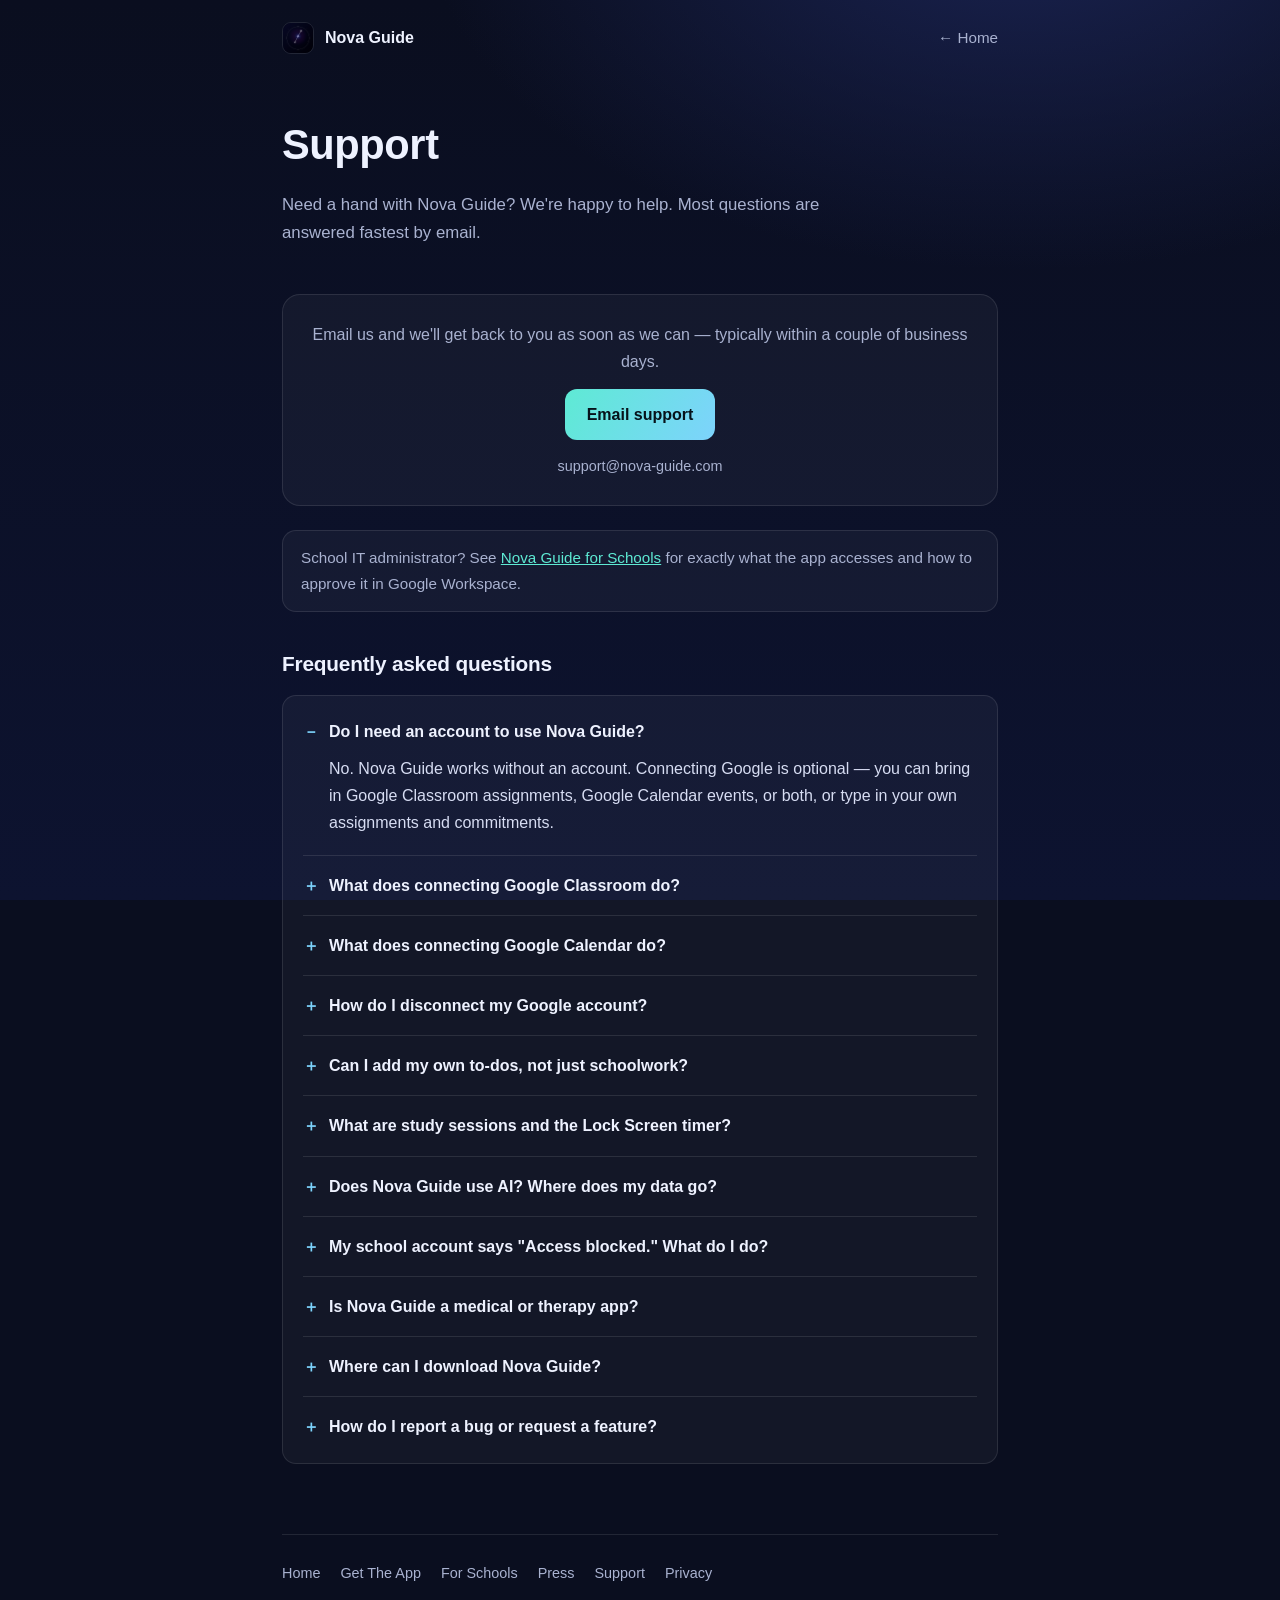
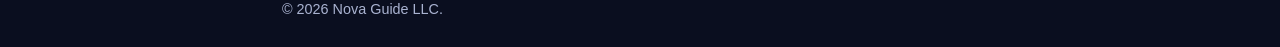
<file: support.html>
<!DOCTYPE html>
<html lang="en">
<head>
<meta charset="UTF-8">
<meta name="viewport" content="width=device-width, initial-scale=1.0">
<title>Support — Nova Guide</title>
<meta name="description" content="Get help with Nova Guide.">
<link rel="icon" type="image/png" href="favicon.png">
<link rel="apple-touch-icon" href="apple-touch-icon.png">
<style>
  :root{--bg:#0a0e1f;--bg2:#0d1330;--card:rgba(255,255,255,.04);--ink:#eef2ff;
    --muted:#a9b2d0;--line:rgba(255,255,255,.10);--teal:#5eead4;--violet:#a78bfa;--accent:#7dd3fc}
  *{box-sizing:border-box;margin:0;padding:0}
  body{font-family:-apple-system,BlinkMacSystemFont,"Segoe UI",Roboto,Helvetica,Arial,sans-serif;
    color:var(--ink);background:var(--bg);line-height:1.7}
  .stars{position:fixed;inset:0;z-index:-2;background:
    radial-gradient(1000px 600px at 80% -10%, #1a2352 0%, transparent 60%),
    linear-gradient(180deg,var(--bg) 0%, var(--bg2) 100%)}
  .wrap{max-width:760px;margin:0 auto;padding:0 22px}
  nav{display:flex;align-items:center;justify-content:space-between;padding:22px 0}
  .brand{display:flex;align-items:center;gap:11px;font-weight:700;text-decoration:none;color:var(--ink)}
  .logo{width:32px;height:32px;border-radius:9px;border:1px solid var(--line);
    flex:0 0 auto;object-fit:cover;display:block}
  nav a.link{color:var(--muted);text-decoration:none;font-size:.95rem}
  nav a.link:hover{color:var(--ink)}
  header{padding:34px 0 6px}
  h1{font-size:clamp(1.9rem,5vw,2.6rem);letter-spacing:-.4px}
  .lead{color:var(--muted);margin-top:10px;font-size:1.05rem;max-width:560px}
  main{padding:16px 0 40px}
  .contact{background:var(--card);border:1px solid var(--line);border-radius:18px;padding:26px;margin:24px 0;text-align:center}
  .contact a.btn{display:inline-block;margin-top:14px;padding:12px 22px;border-radius:12px;font-weight:600;
    text-decoration:none;background:linear-gradient(120deg,var(--teal),var(--accent));color:#06121a}
  .contact p{color:var(--muted)}
  h2{font-size:1.3rem;margin:34px 0 6px;letter-spacing:-.2px}
  .faq{border:1px solid var(--line);border-radius:14px;background:var(--card);padding:6px 20px;margin-top:14px}
  details{border-bottom:1px solid var(--line);padding:16px 0}
  details:last-child{border-bottom:none}
  summary{cursor:pointer;font-weight:600;list-style:none;color:var(--ink)}
  summary::-webkit-details-marker{display:none}
  summary::before{content:"＋";color:var(--accent);margin-right:10px;font-weight:700}
  details[open] summary::before{content:"－"}
  details p{color:#d7ddf3;margin:10px 0 2px;padding-left:26px}
  a{color:var(--teal)}
  .schools-note{background:var(--card);border:1px solid var(--line);border-radius:14px;padding:14px 18px;color:var(--muted);font-size:.95rem}
  footer{border-top:1px solid var(--line);padding:26px 0;margin-top:30px;color:var(--muted);font-size:.9rem}
  footer a{color:var(--muted);margin-right:16px;text-decoration:none}
  footer a:hover{color:var(--ink)}
</style>
</head>
<body>
<div class="stars"></div>
<div class="wrap">

  <nav>
    <a class="brand" href="index.html"><img class="logo" src="icon.png" alt="Nova Guide app icon" width="32" height="32"> Nova Guide</a>
    <a class="link" href="index.html">← Home</a>
  </nav>

  <header>
    <h1>Support</h1>
    <p class="lead">Need a hand with Nova Guide? We're happy to help. Most questions are answered fastest by email.</p>
  </header>

  <main>
    <div class="contact">
      <p>Email us and we'll get back to you as soon as we can — typically within a couple of business days.</p>
      <a class="btn" href="mailto:support@nova-guide.com">Email support</a>
      <p style="margin-top:14px;font-size:.9rem">support@nova-guide.com</p>
    </div>

    <p class="schools-note">School IT administrator? See <a href="schools/">Nova Guide for Schools</a> for exactly what the app accesses and how to approve it in Google Workspace.</p>

    <h2>Frequently asked questions</h2>
    <div class="faq">
      <details open>
        <summary>Do I need an account to use Nova Guide?</summary>
        <p>No. Nova Guide works without an account. Connecting Google is optional — you can bring in Google Classroom assignments, Google Calendar events, or both, or type in your own assignments and commitments.</p>
      </details>
      <details>
        <summary>What does connecting Google Classroom do?</summary>
        <p>It brings your assignments and due dates into the app, labeled by class, and notices when you've turned something in. Access is read-only — the app never changes or submits anything in Classroom. Your data goes straight from Google to your device — see our <a href="privacy.html">Privacy Policy</a> for details.</p>
      </details>
      <details>
        <summary>What does connecting Google Calendar do?</summary>
        <p>It shows your classes and other events alongside your study plan, so study time is planned around them. The app reads events from all of your calendars (including shared ones), read-only, and never creates or changes events. You can also use your iPhone's own Calendar instead of Google. Your calendar data stays between Google and your device — see our <a href="privacy.html">Privacy Policy</a> for details.</p>
      </details>
      <details>
        <summary>How do I disconnect my Google account?</summary>
        <p>In the app, open <strong>Settings</strong> and disconnect Google Classroom or Google Calendar (each one separately); this also removes that imported data from your iPhone. You can also remove the app's access from your <a href="https://myaccount.google.com/permissions">Google Account permissions page</a>, or delete the app to remove all of its data.</p>
      </details>
      <details>
        <summary>Can I add my own to-dos, not just schoolwork?</summary>
        <p>Yes. The <strong>Tasks</strong> tab lets you jot down personal to-dos and reminders — errands, chores, anything you don't want to forget — and keep them alongside your assignments. Tasks stay on your device and work without any account.</p>
      </details>
      <details>
        <summary>What are study sessions and the Lock Screen timer?</summary>
        <p>When you're ready to work, you can start a study session for an assignment. Nova Guide shows a Live Activity on your Lock Screen and Dynamic Island with the step you're on, so you can check things off without unlocking your phone. You can turn Live Activities off in the app's Settings.</p>
      </details>
      <details>
        <summary>Does Nova Guide use AI? Where does my data go?</summary>
        <p>Nova Guide builds your plan with a private, on-device planner — no data leaves your phone to create it. On iPhones that support Apple Intelligence, and only if you leave the option on, it can also use Apple's <strong>on-device</strong> model to help word suggested steps and study tips. Nothing is ever sent to us or to an outside AI service. See our <a href="privacy.html">Privacy Policy</a>.</p>
      </details>
      <details>
        <summary>My school account says "Access blocked." What do I do?</summary>
        <p>Many schools need their IT admin to approve an app before it can connect to a school Google account. On Google's "Access blocked" screen, tap <strong>Request access</strong> so your school is notified, or point your IT team to our <a href="schools/">information for schools</a>, which has everything they need to review and approve Nova Guide. Personal Google accounts connect right away, and Nova Guide works fully without connecting.</p>
      </details>
      <details>
        <summary>Is Nova Guide a medical or therapy app?</summary>
        <p>No. Nova Guide is an organizational and educational tool to help students plan their academic work. It is not a medical, diagnostic, or therapeutic product.</p>
      </details>
      <details>
        <summary>Where can I download Nova Guide?</summary>
        <p>Nova Guide is free to download on the App Store for iPhone (iOS 26 or later). Open the <a href="get.html">Get the app</a> page on your iPhone and tap <strong>Download on the App Store</strong>. If you run into any trouble, email us at support@nova-guide.com.</p>
      </details>
      <details>
        <summary>How do I report a bug or request a feature?</summary>
        <p>Email us at support@nova-guide.com with a short description and, if possible, your device model and iOS version — it really helps us track things down.</p>
      </details>
    </div>
  </main>

  <footer>
    <a href="index.html">Home</a>
    <a href="get.html">Get The App</a>
    <a href="schools/">For Schools</a>
    <a href="press/">Press</a>
    <a href="support.html">Support</a>
    <a href="privacy.html">Privacy</a>
    <p style="margin-top:12px">© 2026 Nova Guide LLC.</p>
  </footer>

</div>
</body>
</html>
</file>
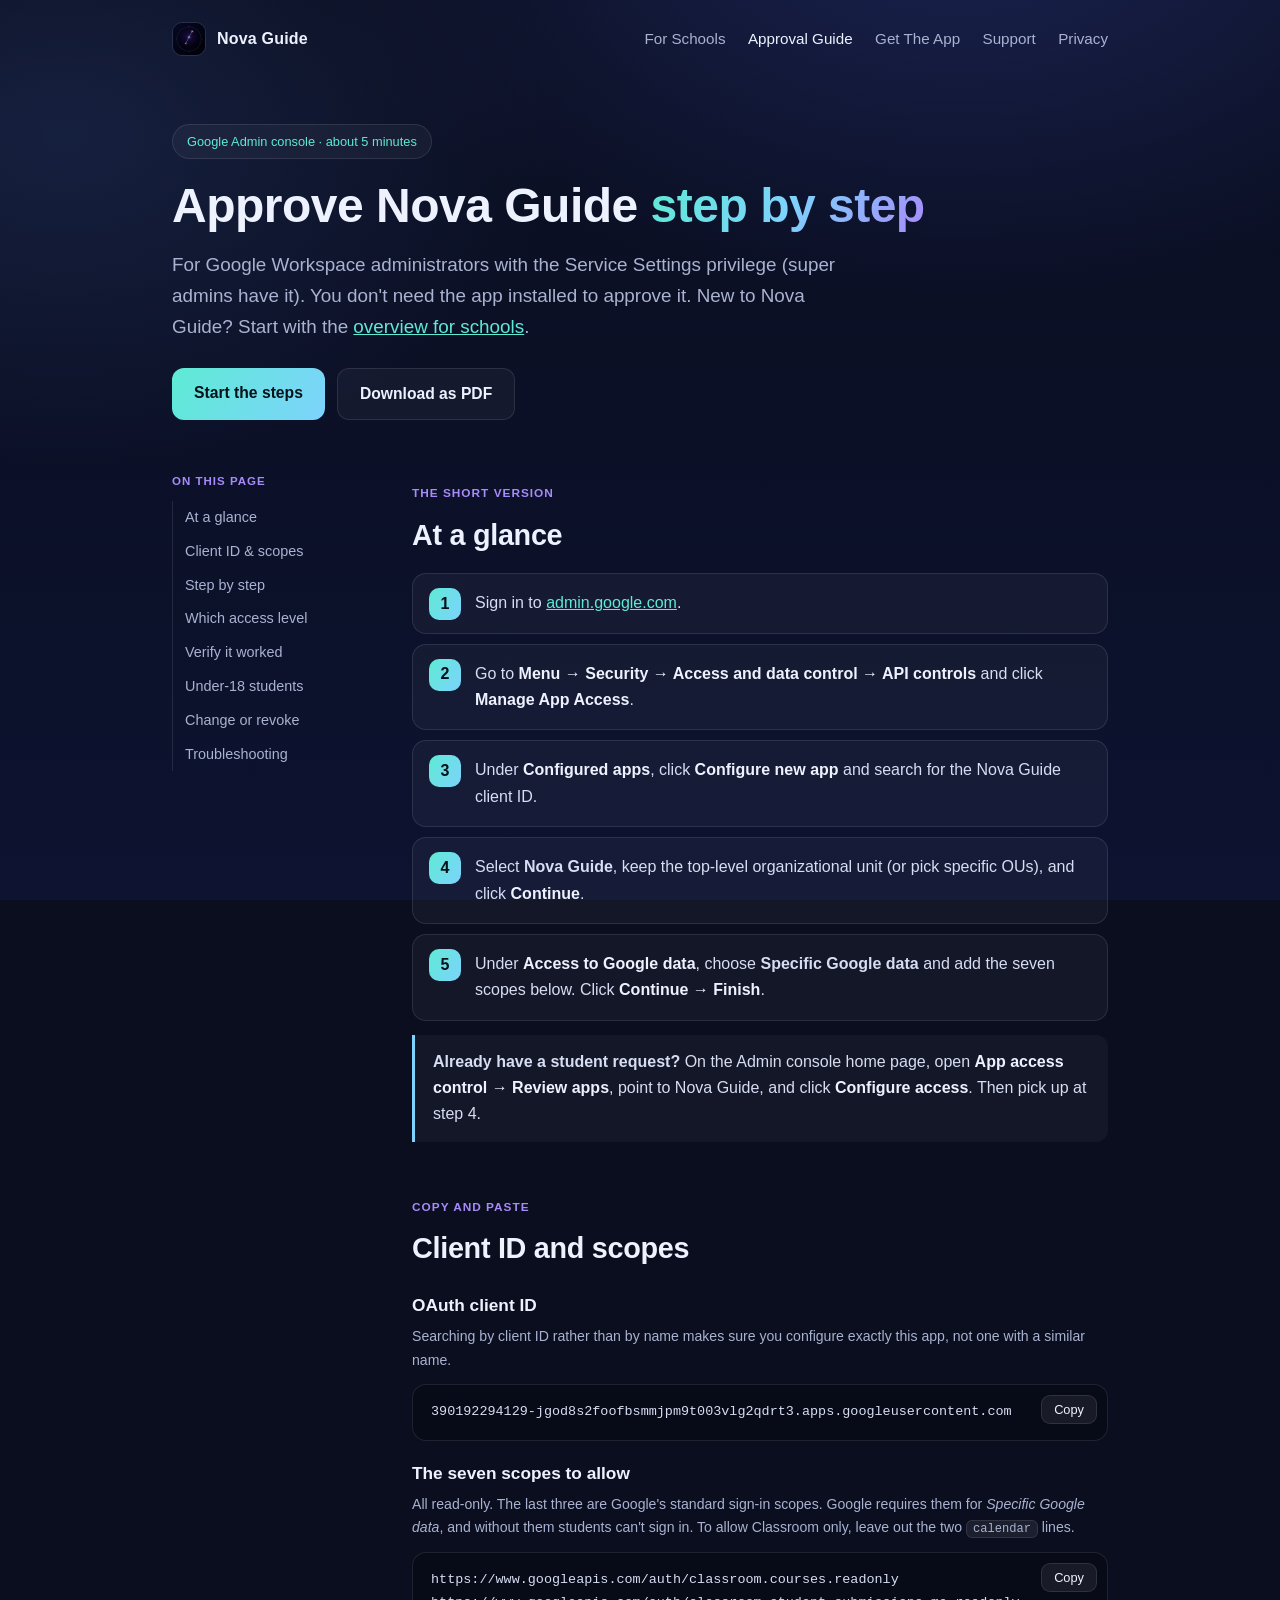
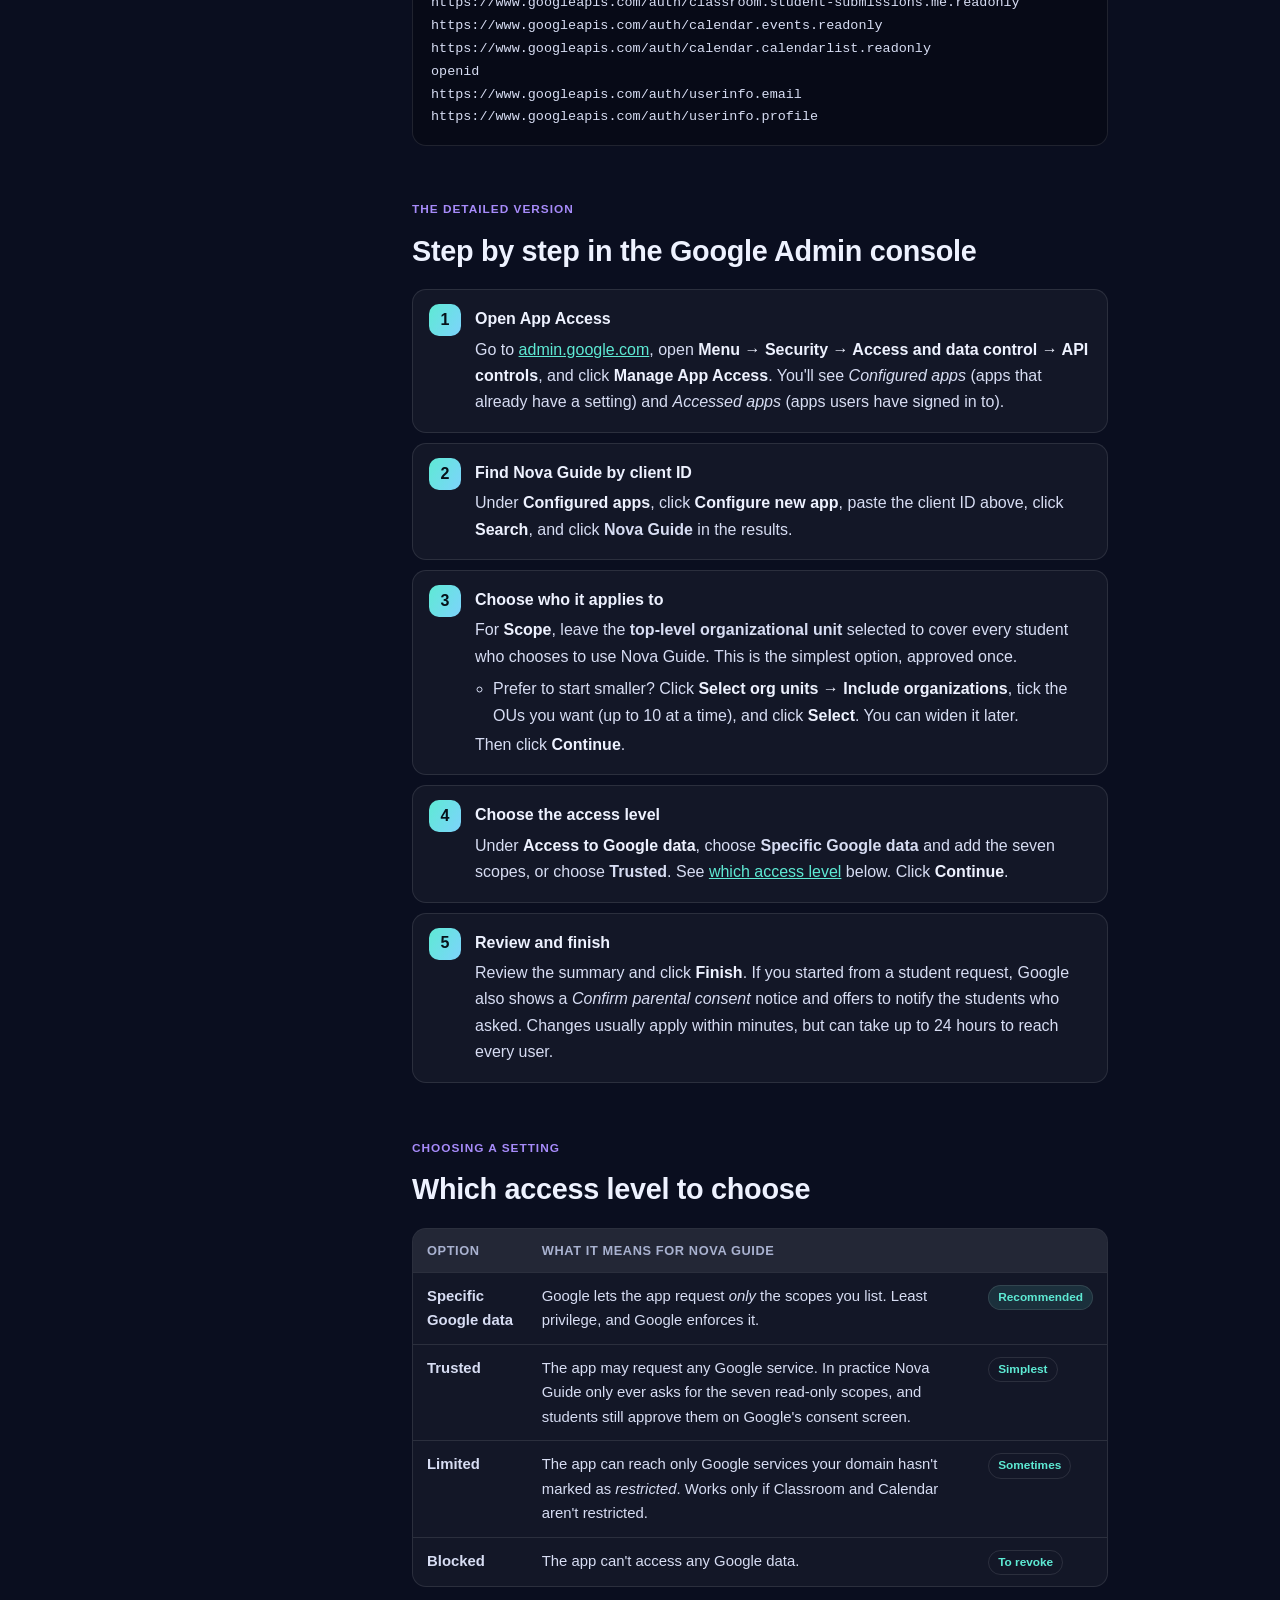
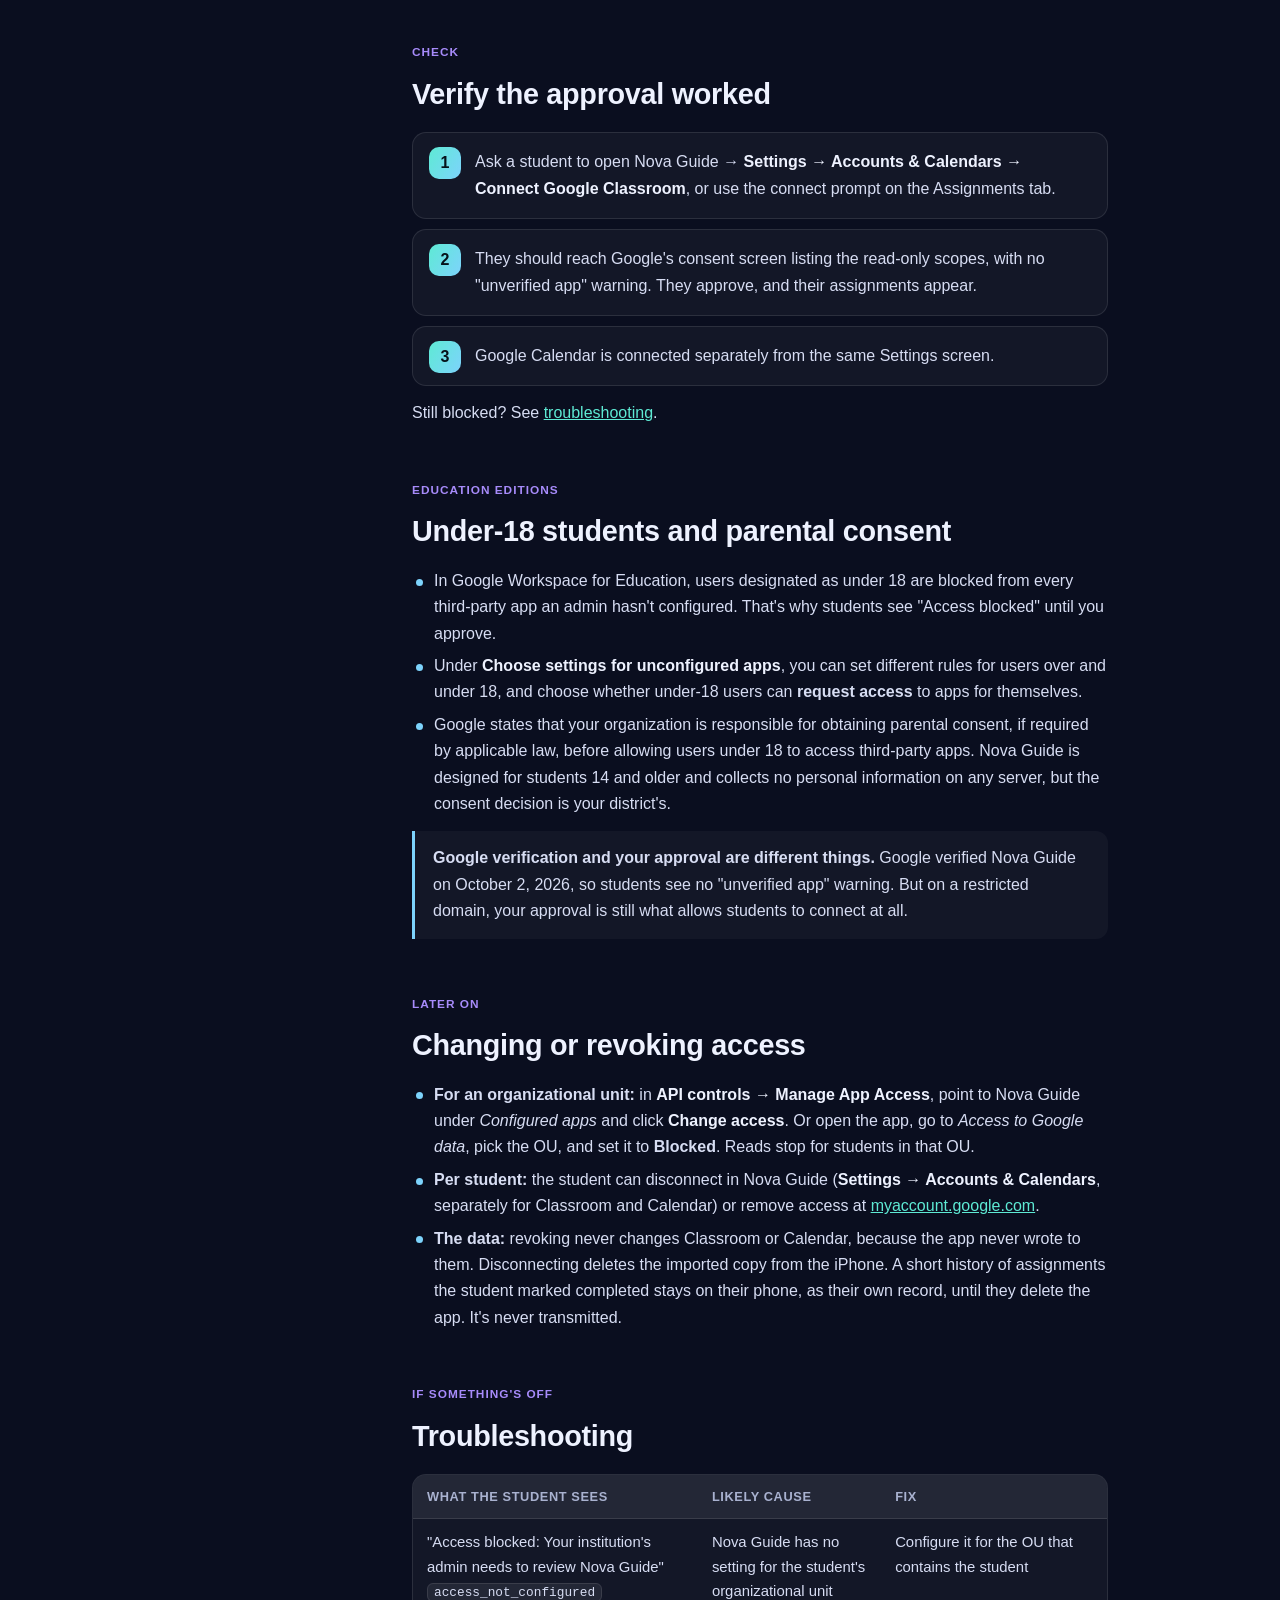
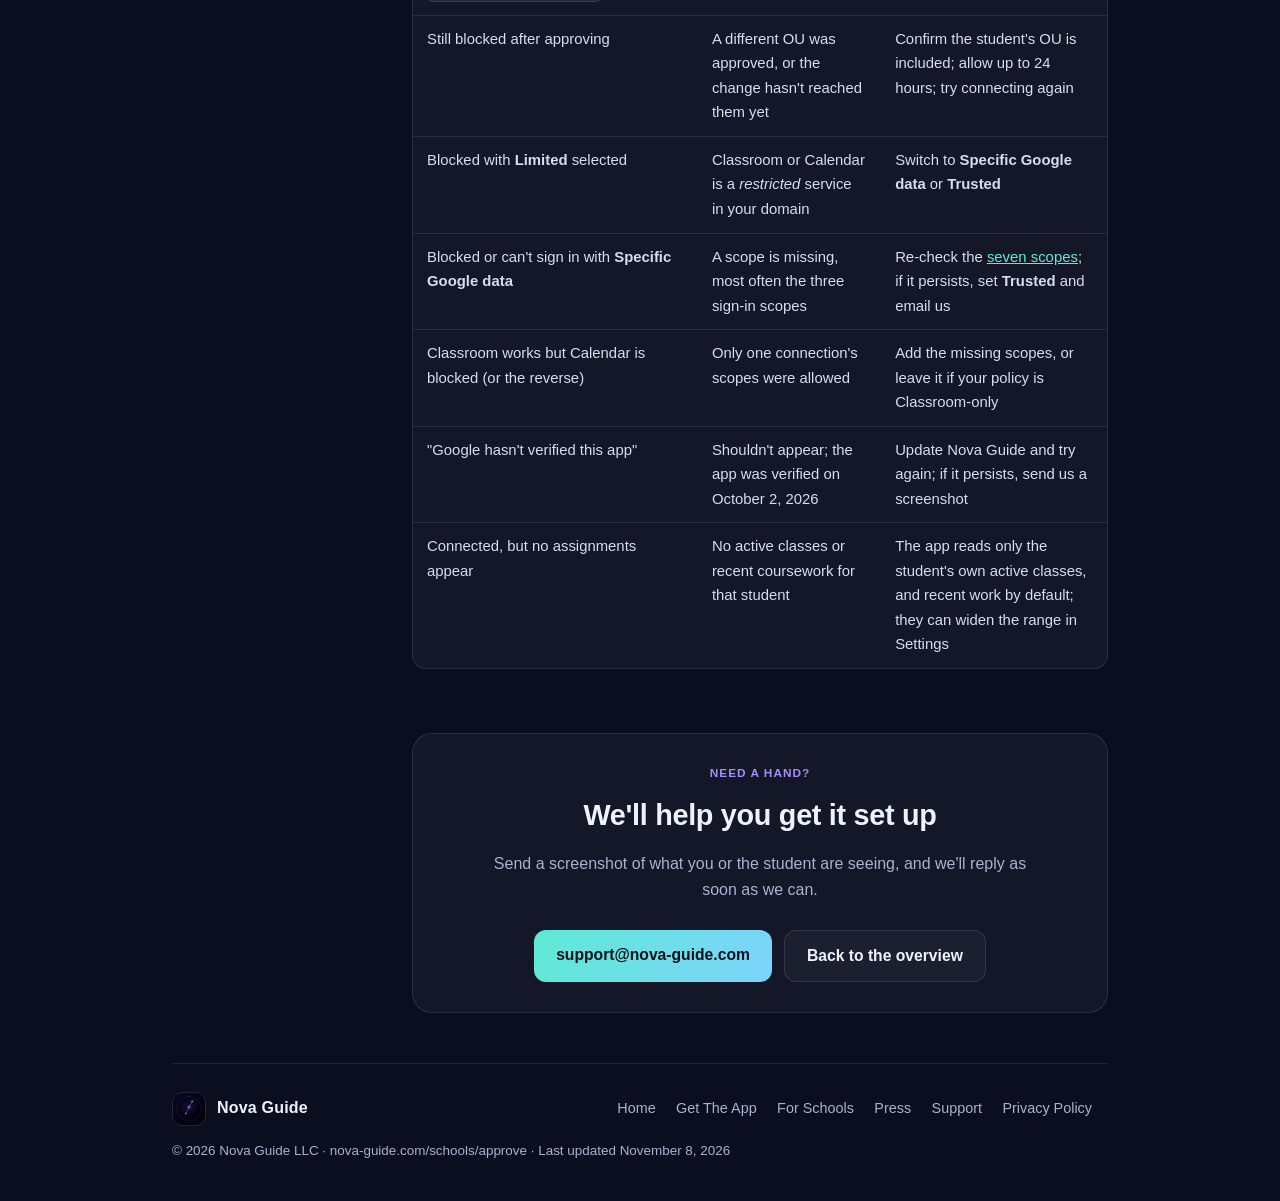
<file: schools/approve.html>
<!DOCTYPE html>
<html lang="en">
<head>
<meta charset="UTF-8">
<meta name="viewport" content="width=device-width, initial-scale=1.0">
<title>Approve Nova Guide in Google Workspace — Step-by-Step Guide</title>
<meta name="description" content="Click-by-click steps for Google Workspace administrators to approve Nova Guide's read-only Google Classroom and Calendar access, verify it, and change or revoke it later.">
<link rel="icon" type="image/png" href="../favicon.png">
<link rel="apple-touch-icon" href="../apple-touch-icon.png">
<link rel="stylesheet" href="schools.css">
</head>
<body>
<div class="stars"></div>
<div class="wrap">

  <nav class="top" aria-label="Main">
    <a class="brand" href="../index.html"><img class="logo" src="../icon.png" alt="Nova Guide app icon" width="34" height="34"> Nova Guide</a>
    <div class="links">
      <a href="./">For Schools</a>
      <a href="approve.html" aria-current="page">Approval Guide</a>
      <a href="../get.html">Get The App</a>
      <a href="../support.html">Support</a>
      <a href="../privacy.html">Privacy</a>
    </div>
  </nav>

  <header class="hero">
    <span class="pill">Google Admin console · about 5 minutes</span>
    <h1>Approve Nova Guide <span class="grad">step by step</span></h1>
    <p class="lead">For Google Workspace administrators with the Service Settings privilege (super admins have it). You don't need the app installed to approve it. New to Nova Guide? Start with the <a href="./">overview for schools</a>.</p>
    <div class="cta">
      <a class="btn primary" href="#steps">Start the steps</a>
      <a class="btn ghost" href="nova-guide-approval-guide.pdf">Download as PDF</a>
    </div>
  </header>

  <div class="layout">
    <aside class="toc" aria-label="On this page">
      <p>On this page</p>
      <a href="#glance">At a glance</a>
      <a href="#ids">Client ID &amp; scopes</a>
      <a href="#steps">Step by step</a>
      <a href="#levels">Which access level</a>
      <a href="#verify">Verify it worked</a>
      <a href="#under18">Under-18 students</a>
      <a href="#revoke">Change or revoke</a>
      <a href="#trouble">Troubleshooting</a>
    </aside>

    <main>
      <section id="glance">
        <div class="eyebrow">The short version</div>
        <h2>At a glance</h2>
        <ol class="steps">
          <li>Sign in to <a href="https://admin.google.com">admin.google.com</a>.</li>
          <li>Go to <span class="path">Menu → Security → Access and data control → API controls</span> and click <span class="path">Manage App Access</span>.</li>
          <li>Under <span class="path">Configured apps</span>, click <span class="path">Configure new app</span> and search for the Nova Guide client ID.</li>
          <li>Select <strong>Nova Guide</strong>, keep the top-level organizational unit (or pick specific OUs), and click <span class="path">Continue</span>.</li>
          <li>Under <span class="path">Access to Google data</span>, choose <strong>Specific Google data</strong> and add the seven scopes below. Click <span class="path">Continue → Finish</span>.</li>
        </ol>
        <div class="note"><p><strong>Already have a student request?</strong> On the Admin console home page, open <span class="path">App access control → Review apps</span>, point to Nova Guide, and click <span class="path">Configure access</span>. Then pick up at step 4.</p></div>
      </section>

      <section id="ids">
        <div class="eyebrow">Copy and paste</div>
        <h2>Client ID and scopes</h2>
        <h3>OAuth client ID</h3>
        <p class="muted small">Searching by client ID rather than by name makes sure you configure exactly this app, not one with a similar name.</p>
        <div class="copybox"><button class="copy" type="button" data-copy="cid">Copy</button><pre id="cid">390192294129-jgod8s2foofbsmmjpm9t003vlg2qdrt3.apps.googleusercontent.com</pre></div>
        <h3>The seven scopes to allow</h3>
        <p class="muted small">All read-only. The last three are Google's standard sign-in scopes. Google requires them for <em>Specific Google data</em>, and without them students can't sign in. To allow Classroom only, leave out the two <code>calendar</code> lines.</p>
        <div class="copybox"><button class="copy" type="button" data-copy="scopes">Copy</button><pre id="scopes">https://www.googleapis.com/auth/classroom.courses.readonly
https://www.googleapis.com/auth/classroom.student-submissions.me.readonly
https://www.googleapis.com/auth/calendar.events.readonly
https://www.googleapis.com/auth/calendar.calendarlist.readonly
openid
https://www.googleapis.com/auth/userinfo.email
https://www.googleapis.com/auth/userinfo.profile</pre></div>
      </section>

      <section id="steps">
        <div class="eyebrow">The detailed version</div>
        <h2>Step by step in the Google Admin console</h2>
        <ol class="steps">
          <li><b class="t">Open App Access</b>
            Go to <a href="https://admin.google.com">admin.google.com</a>, open <span class="path">Menu → Security → Access and data control → API controls</span>, and click <span class="path">Manage App Access</span>. You'll see <em>Configured apps</em> (apps that already have a setting) and <em>Accessed apps</em> (apps users have signed in to).</li>
          <li><b class="t">Find Nova Guide by client ID</b>
            Under <span class="path">Configured apps</span>, click <span class="path">Configure new app</span>, paste the client ID above, click <span class="path">Search</span>, and click <strong>Nova Guide</strong> in the results.</li>
          <li><b class="t">Choose who it applies to</b>
            For <span class="path">Scope</span>, leave the <strong>top-level organizational unit</strong> selected to cover every student who chooses to use Nova Guide. This is the simplest option, approved once.
            <ul><li>Prefer to start smaller? Click <span class="path">Select org units → Include organizations</span>, tick the OUs you want (up to 10 at a time), and click <span class="path">Select</span>. You can widen it later.</li></ul>
            Then click <span class="path">Continue</span>.</li>
          <li><b class="t">Choose the access level</b>
            Under <span class="path">Access to Google data</span>, choose <strong>Specific Google data</strong> and add the seven scopes, or choose <strong>Trusted</strong>. See <a href="#levels">which access level</a> below. Click <span class="path">Continue</span>.</li>
          <li><b class="t">Review and finish</b>
            Review the summary and click <span class="path">Finish</span>. If you started from a student request, Google also shows a <em>Confirm parental consent</em> notice and offers to notify the students who asked. Changes usually apply within minutes, but can take up to 24 hours to reach every user.</li>
        </ol>
      </section>

      <section id="levels">
        <div class="eyebrow">Choosing a setting</div>
        <h2>Which access level to choose</h2>
        <div class="tbl"><table>
          <thead><tr><th>Option</th><th>What it means for Nova Guide</th><th></th></tr></thead>
          <tbody>
            <tr><td><strong>Specific Google data</strong></td><td>Google lets the app request <em>only</em> the scopes you list. Least privilege, and Google enforces it.</td><td><span class="tag rec">Recommended</span></td></tr>
            <tr><td><strong>Trusted</strong></td><td>The app may request any Google service. In practice Nova Guide only ever asks for the seven read-only scopes, and students still approve them on Google's consent screen.</td><td><span class="tag">Simplest</span></td></tr>
            <tr><td><strong>Limited</strong></td><td>The app can reach only Google services your domain hasn't marked as <em>restricted</em>. Works only if Classroom and Calendar aren't restricted.</td><td><span class="tag">Sometimes</span></td></tr>
            <tr><td><strong>Blocked</strong></td><td>The app can't access any Google data.</td><td><span class="tag">To revoke</span></td></tr>
          </tbody>
        </table></div>
      </section>

      <section id="verify">
        <div class="eyebrow">Check</div>
        <h2>Verify the approval worked</h2>
        <ol class="steps">
          <li>Ask a student to open Nova Guide → <span class="path">Settings → Accounts &amp; Calendars → Connect Google Classroom</span>, or use the connect prompt on the Assignments tab.</li>
          <li>They should reach Google's consent screen listing the read-only scopes, with no "unverified app" warning. They approve, and their assignments appear.</li>
          <li>Google Calendar is connected separately from the same Settings screen.</li>
        </ol>
        <p>Still blocked? See <a href="#trouble">troubleshooting</a>.</p>
      </section>

      <section id="under18">
        <div class="eyebrow">Education editions</div>
        <h2>Under-18 students and parental consent</h2>
        <ul class="clean">
          <li>In Google Workspace for Education, users designated as under 18 are blocked from every third-party app an admin hasn't configured. That's why students see "Access blocked" until you approve.</li>
          <li>Under <span class="path">Choose settings for unconfigured apps</span>, you can set different rules for users over and under 18, and choose whether under-18 users can <strong>request access</strong> to apps for themselves.</li>
          <li>Google states that your organization is responsible for obtaining parental consent, if required by applicable law, before allowing users under 18 to access third-party apps. Nova Guide is designed for students 14 and older and collects no personal information on any server, but the consent decision is your district's.</li>
        </ul>
        <div class="note"><p><strong>Google verification and your approval are different things.</strong> Google verified Nova Guide on October 2, 2026, so students see no "unverified app" warning. But on a restricted domain, your approval is still what allows students to connect at all.</p></div>
      </section>

      <section id="revoke">
        <div class="eyebrow">Later on</div>
        <h2>Changing or revoking access</h2>
        <ul class="clean">
          <li><strong>For an organizational unit:</strong> in <span class="path">API controls → Manage App Access</span>, point to Nova Guide under <em>Configured apps</em> and click <span class="path">Change access</span>. Or open the app, go to <em>Access to Google data</em>, pick the OU, and set it to <strong>Blocked</strong>. Reads stop for students in that OU.</li>
          <li><strong>Per student:</strong> the student can disconnect in Nova Guide (<span class="path">Settings → Accounts &amp; Calendars</span>, separately for Classroom and Calendar) or remove access at <a href="https://myaccount.google.com/connections">myaccount.google.com</a>.</li>
          <li><strong>The data:</strong> revoking never changes Classroom or Calendar, because the app never wrote to them. Disconnecting deletes the imported copy from the iPhone. A short history of assignments the student marked completed stays on their phone, as their own record, until they delete the app. It's never transmitted.</li>
        </ul>
      </section>

      <section id="trouble">
        <div class="eyebrow">If something's off</div>
        <h2>Troubleshooting</h2>
        <div class="tbl"><table>
          <thead><tr><th>What the student sees</th><th>Likely cause</th><th>Fix</th></tr></thead>
          <tbody>
            <tr><td>"Access blocked: Your institution's admin needs to review Nova Guide" <code>access_not_configured</code></td><td>Nova Guide has no setting for the student's organizational unit</td><td>Configure it for the OU that contains the student</td></tr>
            <tr><td>Still blocked after approving</td><td>A different OU was approved, or the change hasn't reached them yet</td><td>Confirm the student's OU is included; allow up to 24 hours; try connecting again</td></tr>
            <tr><td>Blocked with <strong>Limited</strong> selected</td><td>Classroom or Calendar is a <em>restricted</em> service in your domain</td><td>Switch to <strong>Specific Google data</strong> or <strong>Trusted</strong></td></tr>
            <tr><td>Blocked or can't sign in with <strong>Specific Google data</strong></td><td>A scope is missing, most often the three sign-in scopes</td><td>Re-check the <a href="#ids">seven scopes</a>; if it persists, set <strong>Trusted</strong> and email us</td></tr>
            <tr><td>Classroom works but Calendar is blocked (or the reverse)</td><td>Only one connection's scopes were allowed</td><td>Add the missing scopes, or leave it if your policy is Classroom-only</td></tr>
            <tr><td>"Google hasn't verified this app"</td><td>Shouldn't appear; the app was verified on October 2, 2026</td><td>Update Nova Guide and try again; if it persists, send us a screenshot</td></tr>
            <tr><td>Connected, but no assignments appear</td><td>No active classes or recent coursework for that student</td><td>The app reads only the student's own active classes, and recent work by default; they can widen the range in Settings</td></tr>
          </tbody>
        </table></div>
      </section>

      <div class="band">
        <div class="eyebrow">Need a hand?</div>
        <h2>We'll help you get it set up</h2>
        <p>Send a screenshot of what you or the student are seeing, and we'll reply as soon as we can.</p>
        <div class="cta"><a class="btn primary" href="mailto:support@nova-guide.com">support@nova-guide.com</a><a class="btn ghost" href="./">Back to the overview</a></div>
      </div>
    </main>
  </div>

  <footer>
    <div class="frow">
      <a class="brand" href="../index.html"><img class="logo" src="../icon.png" alt="Nova Guide app icon" width="34" height="34"> Nova Guide</a>
      <div class="links">
        <a href="../index.html">Home</a>
        <a href="../get.html">Get The App</a>
        <a href="./">For Schools</a>
        <a href="../press/">Press</a>
        <a href="../support.html">Support</a>
        <a href="../privacy.html">Privacy Policy</a>
      </div>
    </div>
    <p class="copy-note">© 2026 Nova Guide LLC · nova-guide.com/schools/approve · Last updated November 8, 2026</p>
  </footer>

</div>
<script>
  document.querySelectorAll('.copy[data-copy]').forEach(function (btn) {
    btn.addEventListener('click', function () {
      var text = document.getElementById(btn.getAttribute('data-copy')).textContent;
      var done = function () { btn.textContent = 'Copied'; setTimeout(function () { btn.textContent = 'Copy'; }, 1600); };
      if (navigator.clipboard && navigator.clipboard.writeText) {
        navigator.clipboard.writeText(text).then(done, function () { btn.textContent = 'Select and copy'; });
      } else { btn.textContent = 'Select and copy'; }
    });
  });
</script>
</body>
</html>
</file>
<file: schools/schools.css>
/* Shared styles for the For Schools section (/schools/ and /schools/approve).
   Tokens match the rest of nova-guide.com; print rules produce the PDF handouts. */
:root{
  --bg:#0a0e1f; --bg2:#0d1330; --card:rgba(255,255,255,.04); --card2:rgba(255,255,255,.07);
  --ink:#eef2ff; --muted:#a9b2d0; --soft:#d7ddf3; --line:rgba(255,255,255,.10);
  --teal:#5eead4; --violet:#a78bfa; --accent:#7dd3fc; --no:#fda4af;
}
*{box-sizing:border-box;margin:0;padding:0}
html{scroll-behavior:smooth}
body{font-family:-apple-system,BlinkMacSystemFont,"Segoe UI",Roboto,Helvetica,Arial,sans-serif;
  color:var(--ink);background:var(--bg);line-height:1.65;overflow-x:hidden}
.stars{position:fixed;inset:0;z-index:-2;background:
  radial-gradient(1100px 650px at 75% -10%, #1a2352 0%, transparent 60%),
  radial-gradient(900px 600px at 5% 15%, #16203f 0%, transparent 55%),
  linear-gradient(180deg,var(--bg) 0%, var(--bg2) 100%)}
.wrap{max-width:980px;margin:0 auto;padding:0 22px}
a{color:var(--teal)}
code{font-family:ui-monospace,SFMono-Regular,Menlo,monospace;font-size:.86em;
  background:var(--card2);border:1px solid var(--line);border-radius:6px;padding:1px 6px;
  overflow-wrap:break-word}

/* nav */
nav.top{display:flex;align-items:center;justify-content:space-between;gap:12px;padding:22px 0;flex-wrap:wrap}
.brand{display:flex;align-items:center;gap:11px;font-weight:700;letter-spacing:.2px;color:var(--ink);text-decoration:none}
.logo{width:34px;height:34px;border-radius:10px;border:1px solid var(--line);object-fit:cover;display:block}
nav.top .links a{color:var(--muted);text-decoration:none;font-size:.95rem;margin-left:18px}
nav.top .links a:hover,nav.top .links a[aria-current]{color:var(--ink)}

/* hero */
header.hero{padding:46px 0 26px}
.pill{display:inline-block;font-size:.8rem;color:var(--teal);border:1px solid var(--line);
  border-radius:999px;padding:6px 14px;margin-bottom:20px;background:var(--card)}
h1{font-size:clamp(2rem,5.4vw,3rem);line-height:1.12;letter-spacing:-.5px;font-weight:800;max-width:760px}
h1 .grad{background:linear-gradient(120deg,var(--teal),var(--accent),var(--violet));
  -webkit-background-clip:text;background-clip:text;color:transparent}
.lead{color:var(--muted);font-size:clamp(1.03rem,2.2vw,1.18rem);max-width:680px;margin-top:16px}
.cta{display:flex;gap:12px;margin-top:26px;flex-wrap:wrap}
.btn{display:inline-block;padding:12px 22px;border-radius:12px;font-weight:600;text-decoration:none;font-size:.98rem;border:0;cursor:pointer;font-family:inherit}
.btn.primary{background:linear-gradient(120deg,var(--teal),var(--accent));color:#06121a}
.btn.ghost{border:1px solid var(--line);color:var(--ink);background:var(--card)}

/* fact strip */
.facts{display:grid;grid-template-columns:repeat(auto-fit,minmax(200px,1fr));gap:12px;margin:30px 0 4px}
.fact{background:var(--card);border:1px solid var(--line);border-radius:14px;padding:16px 18px}
.fact b{display:block;font-size:1rem;margin-bottom:2px}
.fact span{color:var(--muted);font-size:.9rem}

/* layout with side TOC */
.layout{display:grid;grid-template-columns:200px minmax(0,1fr);gap:40px;align-items:start;padding:26px 0 10px}
.toc{position:sticky;top:20px;font-size:.9rem}
.toc p{color:var(--violet);font-weight:600;letter-spacing:1px;text-transform:uppercase;font-size:.72rem;margin-bottom:10px}
.toc a{display:block;color:var(--muted);text-decoration:none;padding:5px 0 5px 12px;border-left:1px solid var(--line)}
.toc a:hover{color:var(--ink);border-left-color:var(--teal)}
@media (max-width:820px){.layout{grid-template-columns:minmax(0,1fr);gap:0}.toc{display:none}}

/* sections */
section{padding:12px 0 30px;scroll-margin-top:16px}
.eyebrow{color:var(--violet);font-weight:600;letter-spacing:1px;text-transform:uppercase;font-size:.74rem;margin-bottom:8px}
h2{font-size:clamp(1.4rem,3.4vw,1.8rem);letter-spacing:-.3px;margin-bottom:12px}
h3{font-size:1.08rem;margin:18px 0 6px}
p{margin:0 0 12px}
section p,section li{color:var(--soft)}
ul.clean{list-style:none;margin:6px 0 12px}
ul.clean li{padding-left:22px;position:relative;margin:6px 0}
ul.clean li::before{content:"";position:absolute;left:4px;top:.68em;width:7px;height:7px;border-radius:50%;background:var(--accent)}
.muted{color:var(--muted)}
.small{font-size:.88rem}

.grid2{display:grid;grid-template-columns:repeat(auto-fit,minmax(260px,1fr));gap:14px;margin:14px 0}
.card{background:var(--card);border:1px solid var(--line);border-radius:16px;padding:20px 22px}
.card h3{margin-top:0}
.card.yes h3{color:var(--teal)}
.card.no h3{color:var(--no)}
.card.no li::before{background:var(--no)}

/* tables */
.tbl{overflow-x:auto;border:1px solid var(--line);border-radius:14px;background:var(--card);margin:14px 0}
table{border-collapse:collapse;width:100%;font-size:.93rem}
th,td{text-align:left;padding:11px 14px;border-bottom:1px solid var(--line);vertical-align:top}
th{color:var(--muted);font-weight:600;font-size:.8rem;text-transform:uppercase;letter-spacing:.6px;background:var(--card2)}
tr:last-child td{border-bottom:none}
td{color:var(--soft)}
.tag{display:inline-block;font-size:.74rem;font-weight:600;border-radius:999px;padding:2px 9px;border:1px solid var(--line);color:var(--teal);white-space:nowrap}
.tag.rec{background:rgba(94,234,212,.12)}

/* data-flow diagram */
.flow{display:grid;grid-template-columns:1fr auto 1fr auto 1fr;align-items:center;gap:10px;margin:16px 0 8px}
.node{background:var(--card);border:1px solid var(--line);border-radius:14px;padding:16px;text-align:center}
.node b{display:block;margin-bottom:2px}
.node span{color:var(--muted);font-size:.86rem}
.node.phone{border-color:rgba(94,234,212,.45)}
.node.none{border-style:dashed;opacity:.85}
.node.none b{color:var(--no)}
.arrow{color:var(--accent);font-size:.82rem;text-align:center;line-height:1.3}
.arrow i{display:block;font-style:normal;font-size:1.3rem}
.arrow.cut{color:var(--no)}
@media (max-width:700px){.flow{grid-template-columns:1fr}.arrow i{transform:rotate(90deg)}}

/* callout */
.note{border-left:3px solid var(--accent);background:var(--card);border-radius:0 12px 12px 0;padding:14px 18px;margin:14px 0}
.note p:last-child{margin-bottom:0}
.note.warn{border-left-color:var(--violet)}

/* steps */
ol.steps{list-style:none;counter-reset:s;margin:14px 0}
ol.steps>li{counter-increment:s;position:relative;padding:16px 18px 16px 62px;margin:10px 0;
  background:var(--card);border:1px solid var(--line);border-radius:14px}
ol.steps>li::before{content:counter(s);position:absolute;left:16px;top:14px;width:32px;height:32px;border-radius:10px;
  display:grid;place-items:center;font-weight:700;color:#06121a;background:linear-gradient(120deg,var(--teal),var(--accent))}
ol.steps>li b.t{display:block;color:var(--ink);margin-bottom:4px}
ol.steps ul{margin:6px 0 0 18px}
ol.steps ul li{margin:3px 0}
.path{font-weight:600;color:var(--ink)}

/* copy box */
.copybox{position:relative;background:#070a17;border:1px solid var(--line);border-radius:14px;margin:12px 0}
.copybox pre{margin:0;padding:16px 18px;overflow-x:auto;font-family:ui-monospace,SFMono-Regular,Menlo,monospace;font-size:.84rem;line-height:1.7;color:var(--soft)}
.copybox .copy{position:absolute;top:10px;right:10px;padding:6px 12px;font-size:.8rem;border-radius:9px;
  background:var(--card2);color:var(--ink);border:1px solid var(--line);cursor:pointer;font-family:inherit}
.copybox .copy:hover{border-color:var(--teal)}
.idline{display:flex;gap:8px;align-items:center;flex-wrap:wrap}
.idline code{overflow-wrap:anywhere;min-width:0}

/* faq */
.faq{border:1px solid var(--line);border-radius:14px;background:var(--card);padding:4px 20px;margin-top:12px}
details{border-bottom:1px solid var(--line);padding:14px 0}
details:last-child{border-bottom:none}
summary{cursor:pointer;font-weight:600;list-style:none;color:var(--ink)}
summary::-webkit-details-marker{display:none}
summary::before{content:"＋";color:var(--accent);margin-right:10px;font-weight:700}
details[open] summary::before{content:"－"}
details p{margin:10px 0 2px;padding-left:26px}

/* contact band */
.band{background:var(--card);border:1px solid var(--line);border-radius:20px;padding:30px;text-align:center;margin:20px 0 10px}
.band p{color:var(--muted);max-width:560px;margin:8px auto 0}
.band .cta{justify-content:center}

footer{border-top:1px solid var(--line);padding:28px 0;margin-top:30px}
.frow{display:flex;justify-content:space-between;align-items:center;flex-wrap:wrap;gap:14px}
footer .links a{color:var(--muted);text-decoration:none;margin-right:16px;font-size:.9rem}
footer .links a:hover{color:var(--ink)}
.copy-note{color:var(--muted);font-size:.84rem;margin-top:14px}
.disc{color:var(--muted);font-size:.85rem;font-style:italic;margin-top:10px}

@media (max-width:560px){
  .wrap{padding:0 16px}
  nav.top .links a{margin-left:0;margin-right:14px}
  ol.steps>li{padding-left:56px}
}

/* print → PDF handouts */
@media print{
  @page{size:Letter;margin:.7in}
  :root{--ink:#111827;--muted:#4b5563;--soft:#1f2937;--line:#d1d5db;--card:#fff;--card2:#f3f4f6;--teal:#0f766e;--violet:#6d28d9;--accent:#0369a1;--no:#be123c}
  body{background:#fff;color:#111827;font-size:10.5pt;line-height:1.5}
  .stars,nav.top .links,.toc,.cta,.copybox .copy,footer .links,.no-print{display:none!important}
  .layout{display:block;padding:0}
  nav.top{padding:0 0 10px} .logo{width:26px;height:26px}
  .facts{grid-template-columns:repeat(4,1fr);margin-top:16px}
  header.hero{padding:0 0 8px}
  h1{font-size:20pt} h1 .grad{color:#0f766e;background:none;-webkit-text-fill-color:#0f766e}
  h2{font-size:14pt;margin-top:4px} section{padding:6px 0 10px}
  h2,h3,.eyebrow{break-after:avoid} tr,.card,ol.steps>li,.node,.fact,details{break-inside:avoid}
  details{padding:6px 0} details>*:not(summary){display:block} summary::before{content:""}
  .copybox{background:#f9fafb} .copybox pre{color:#111827}
  ol.steps>li::before{color:#fff;background:#0f766e}
  a{color:#0f766e;text-decoration:none}
  .print-only{display:block!important}
}
.print-only{display:none}
</file>
